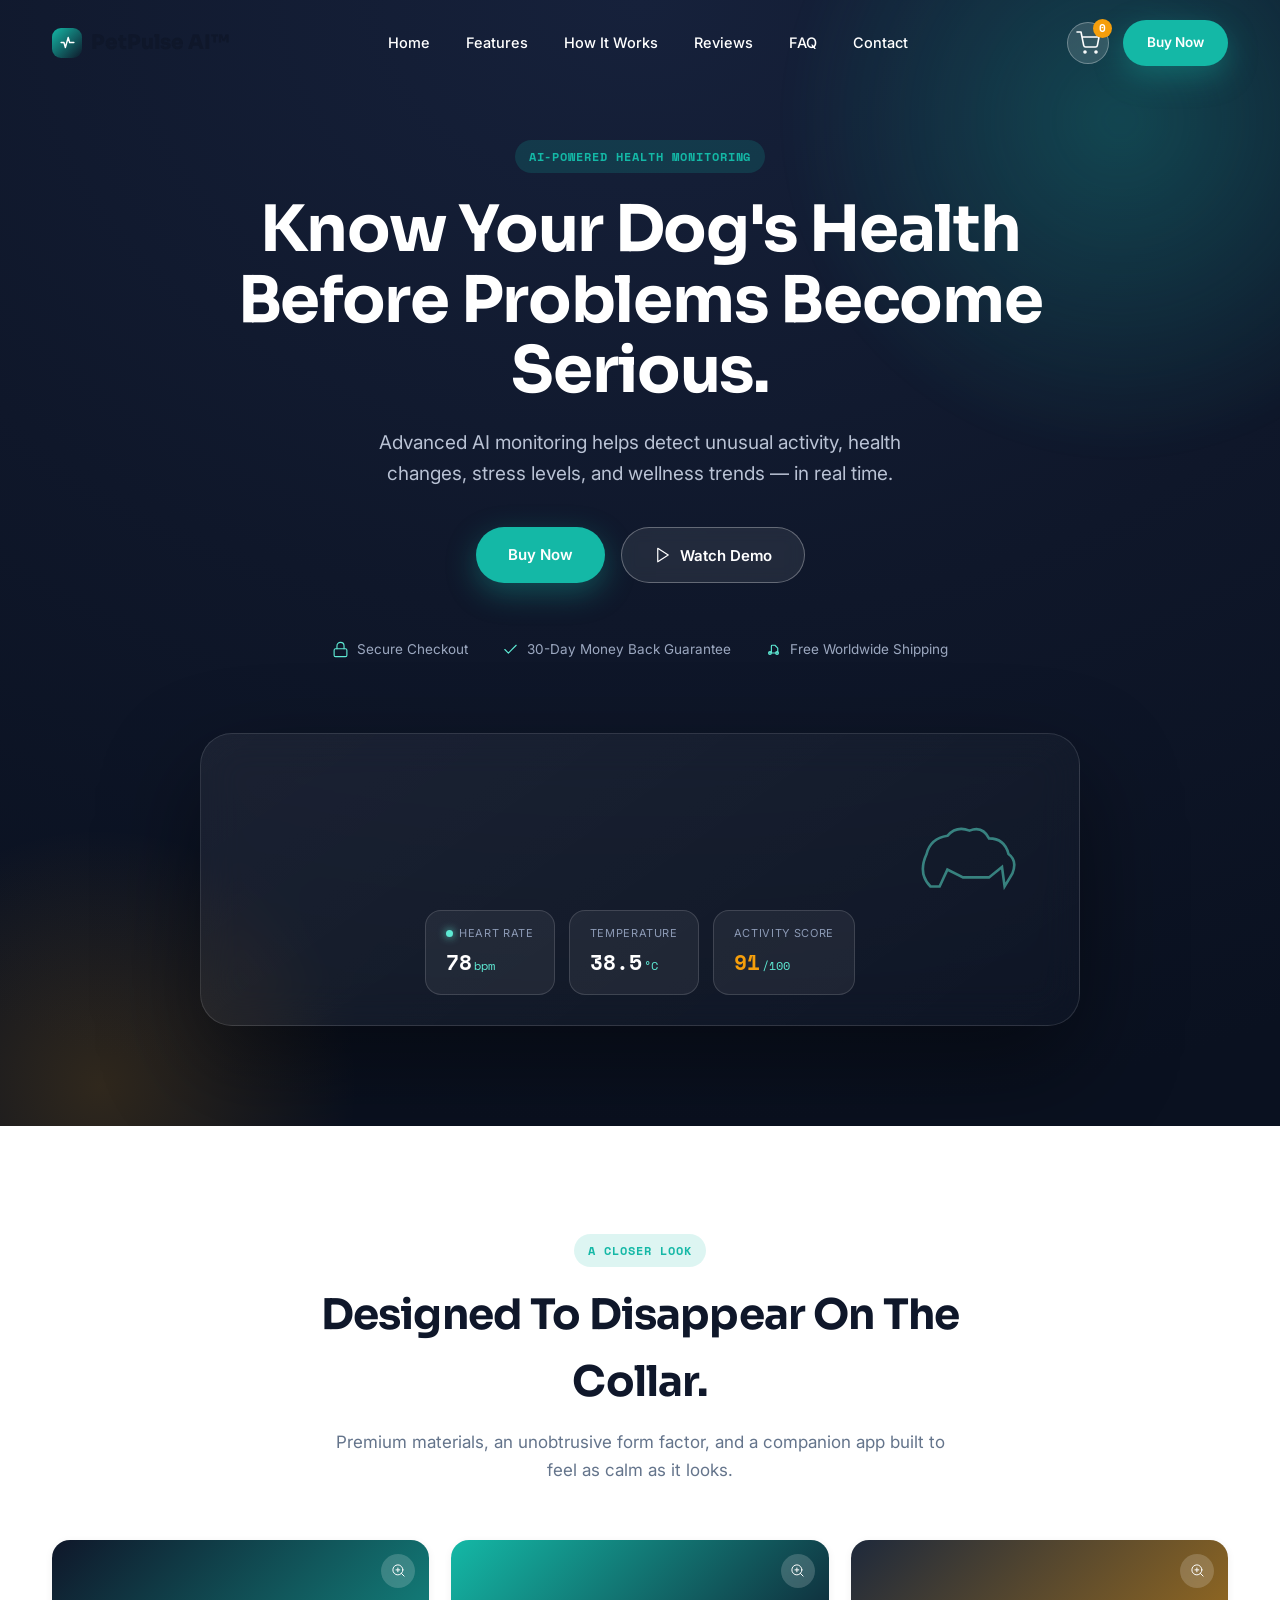
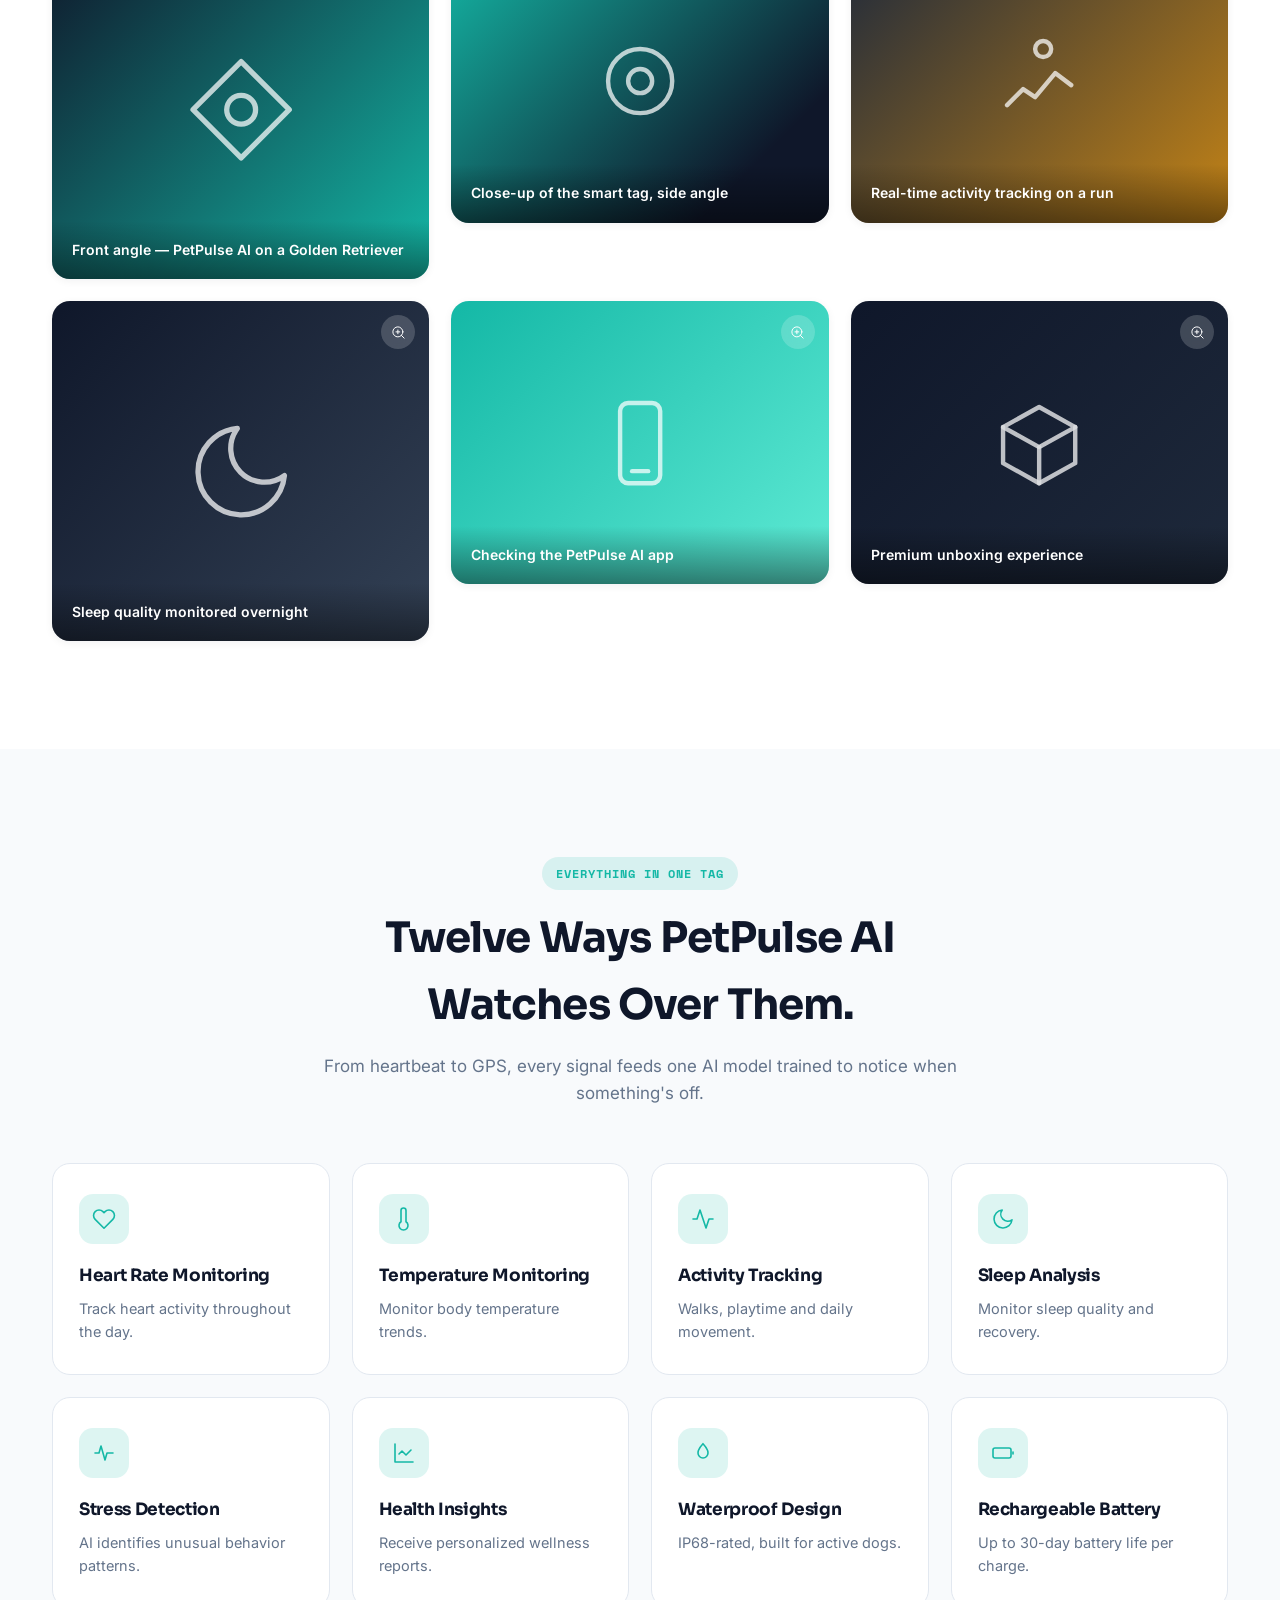
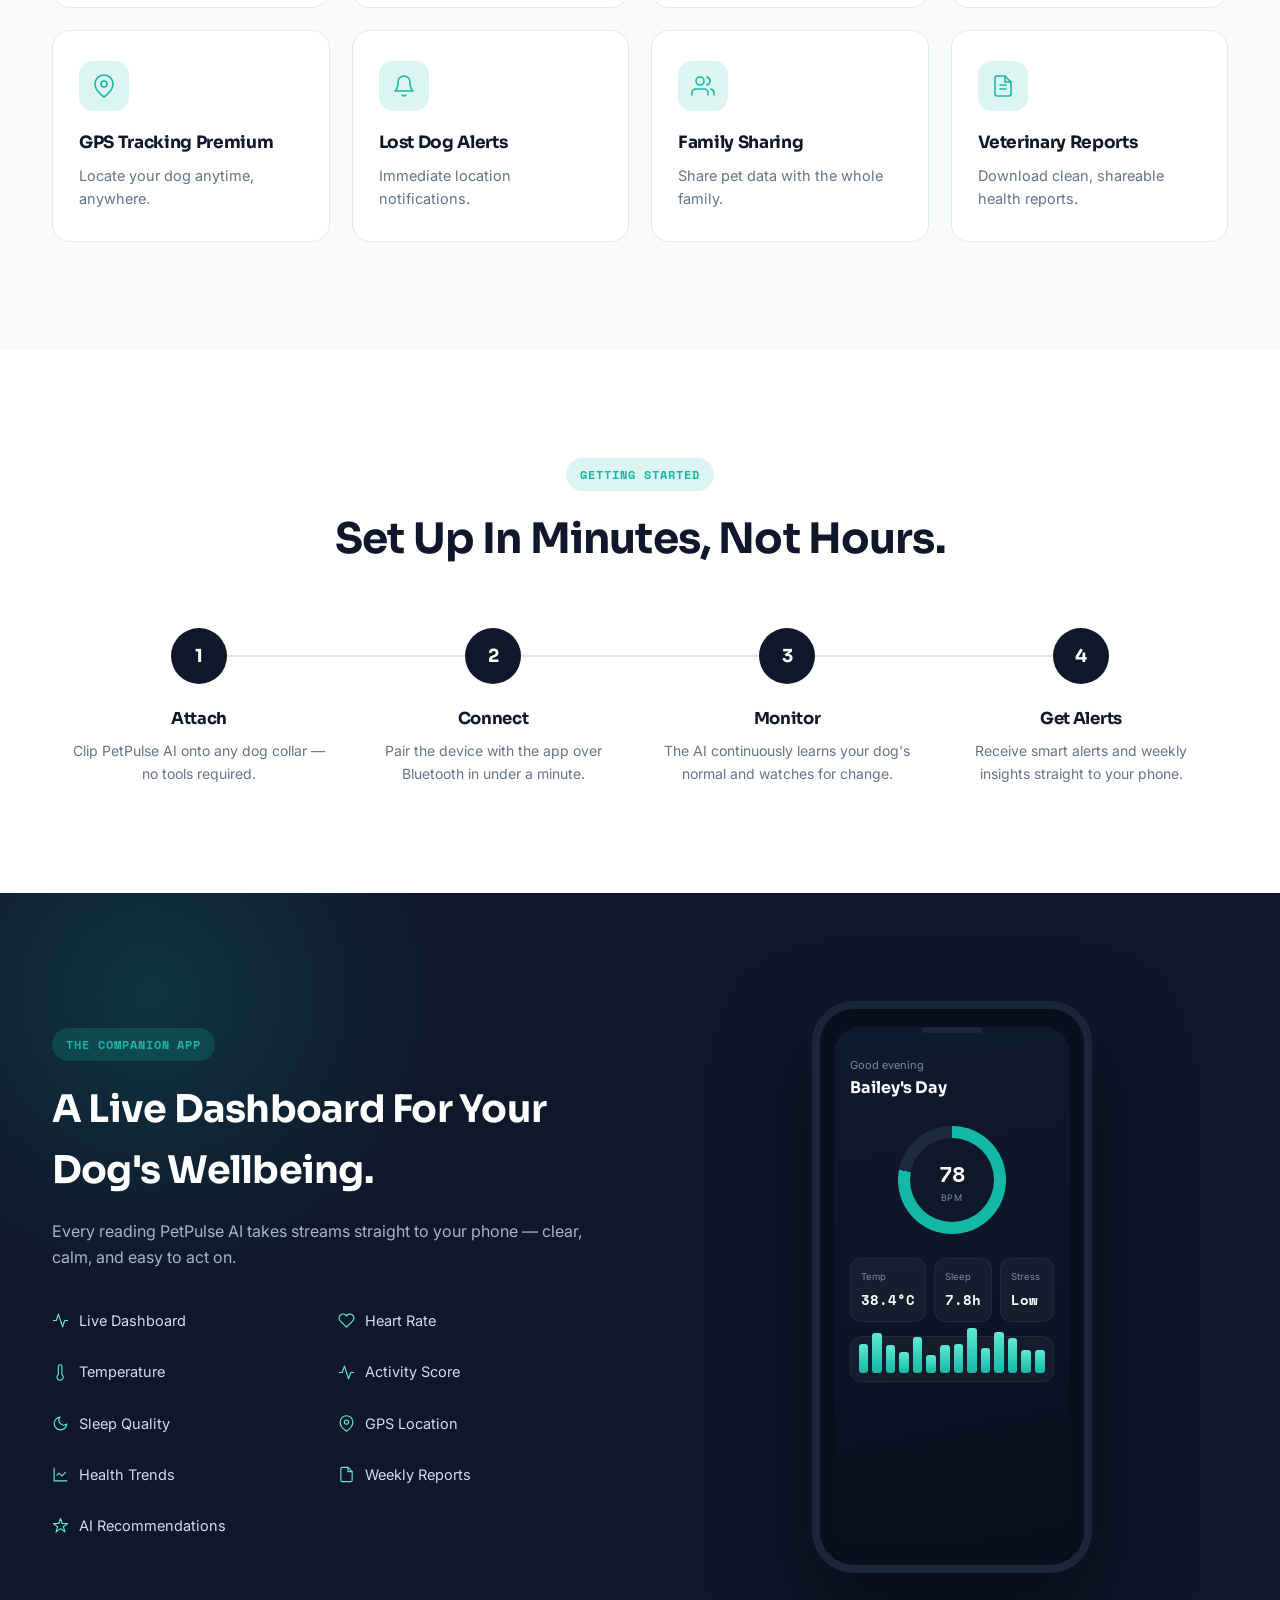
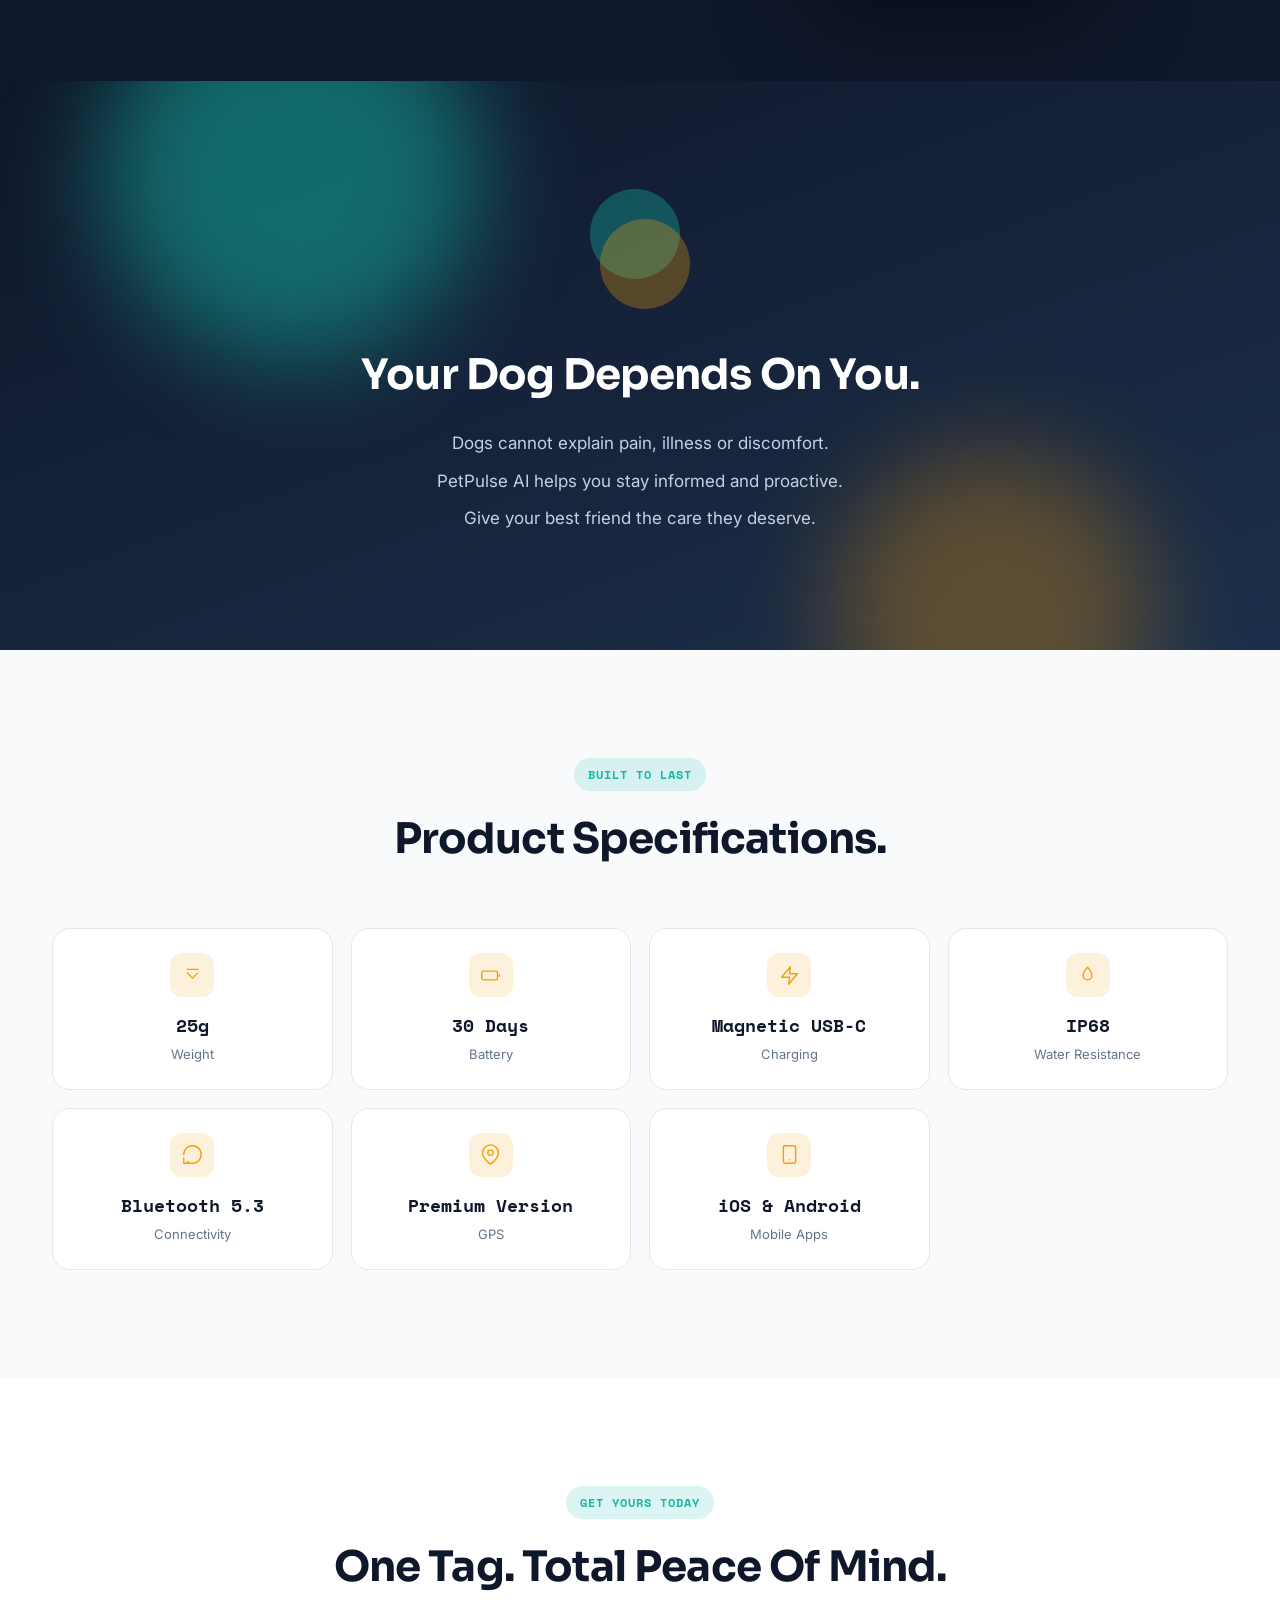
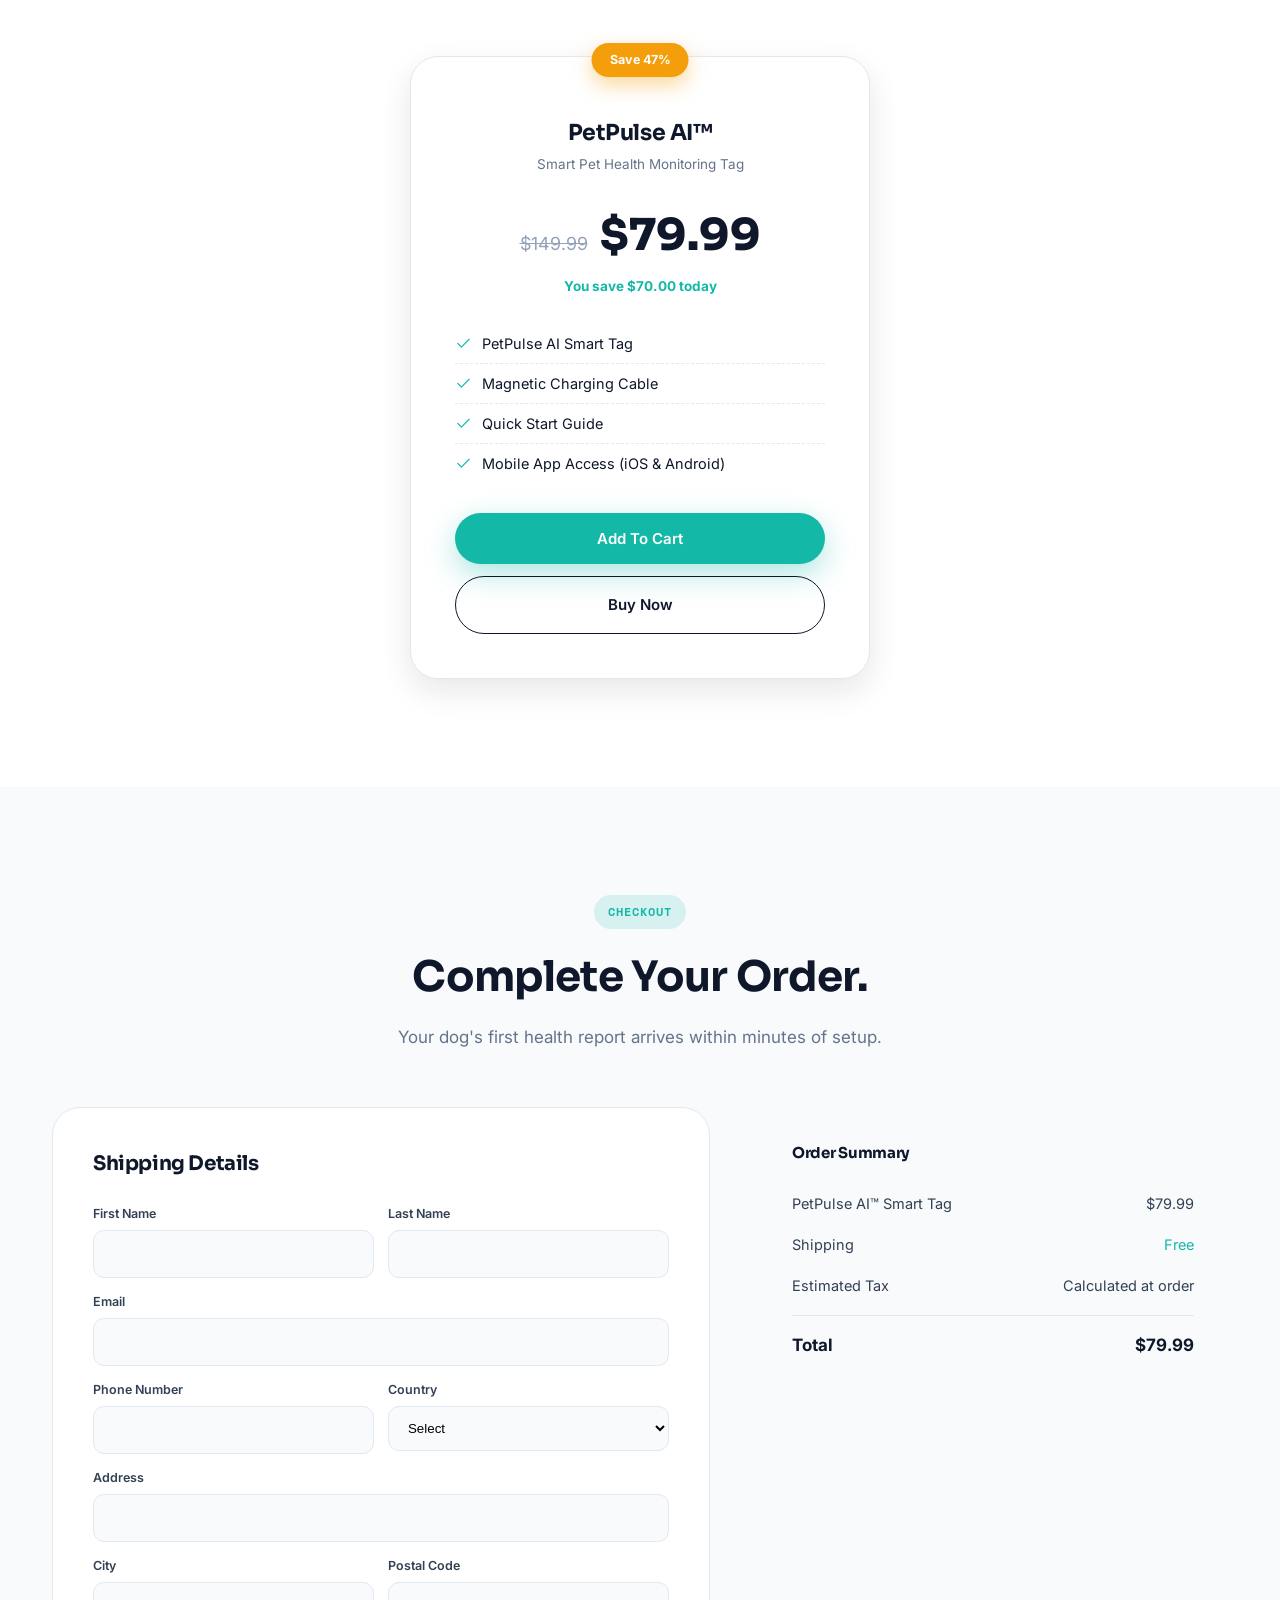
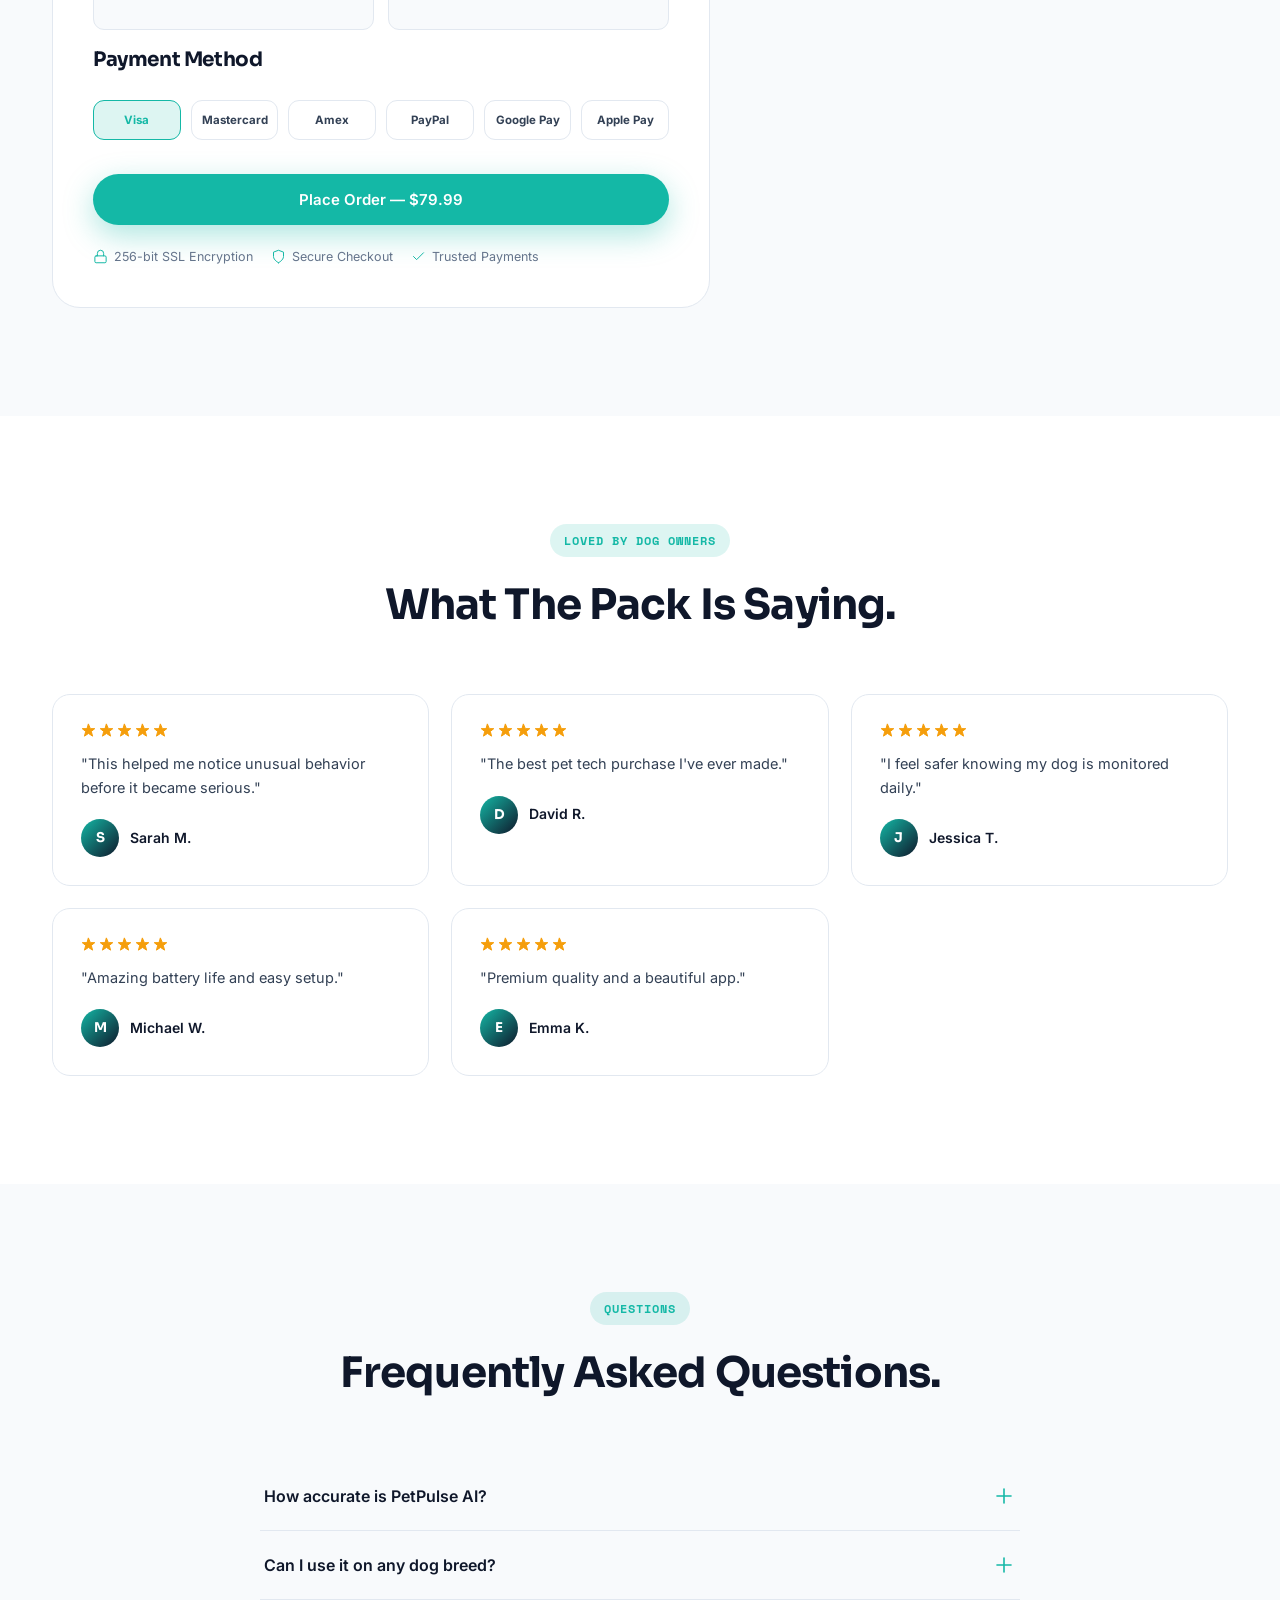
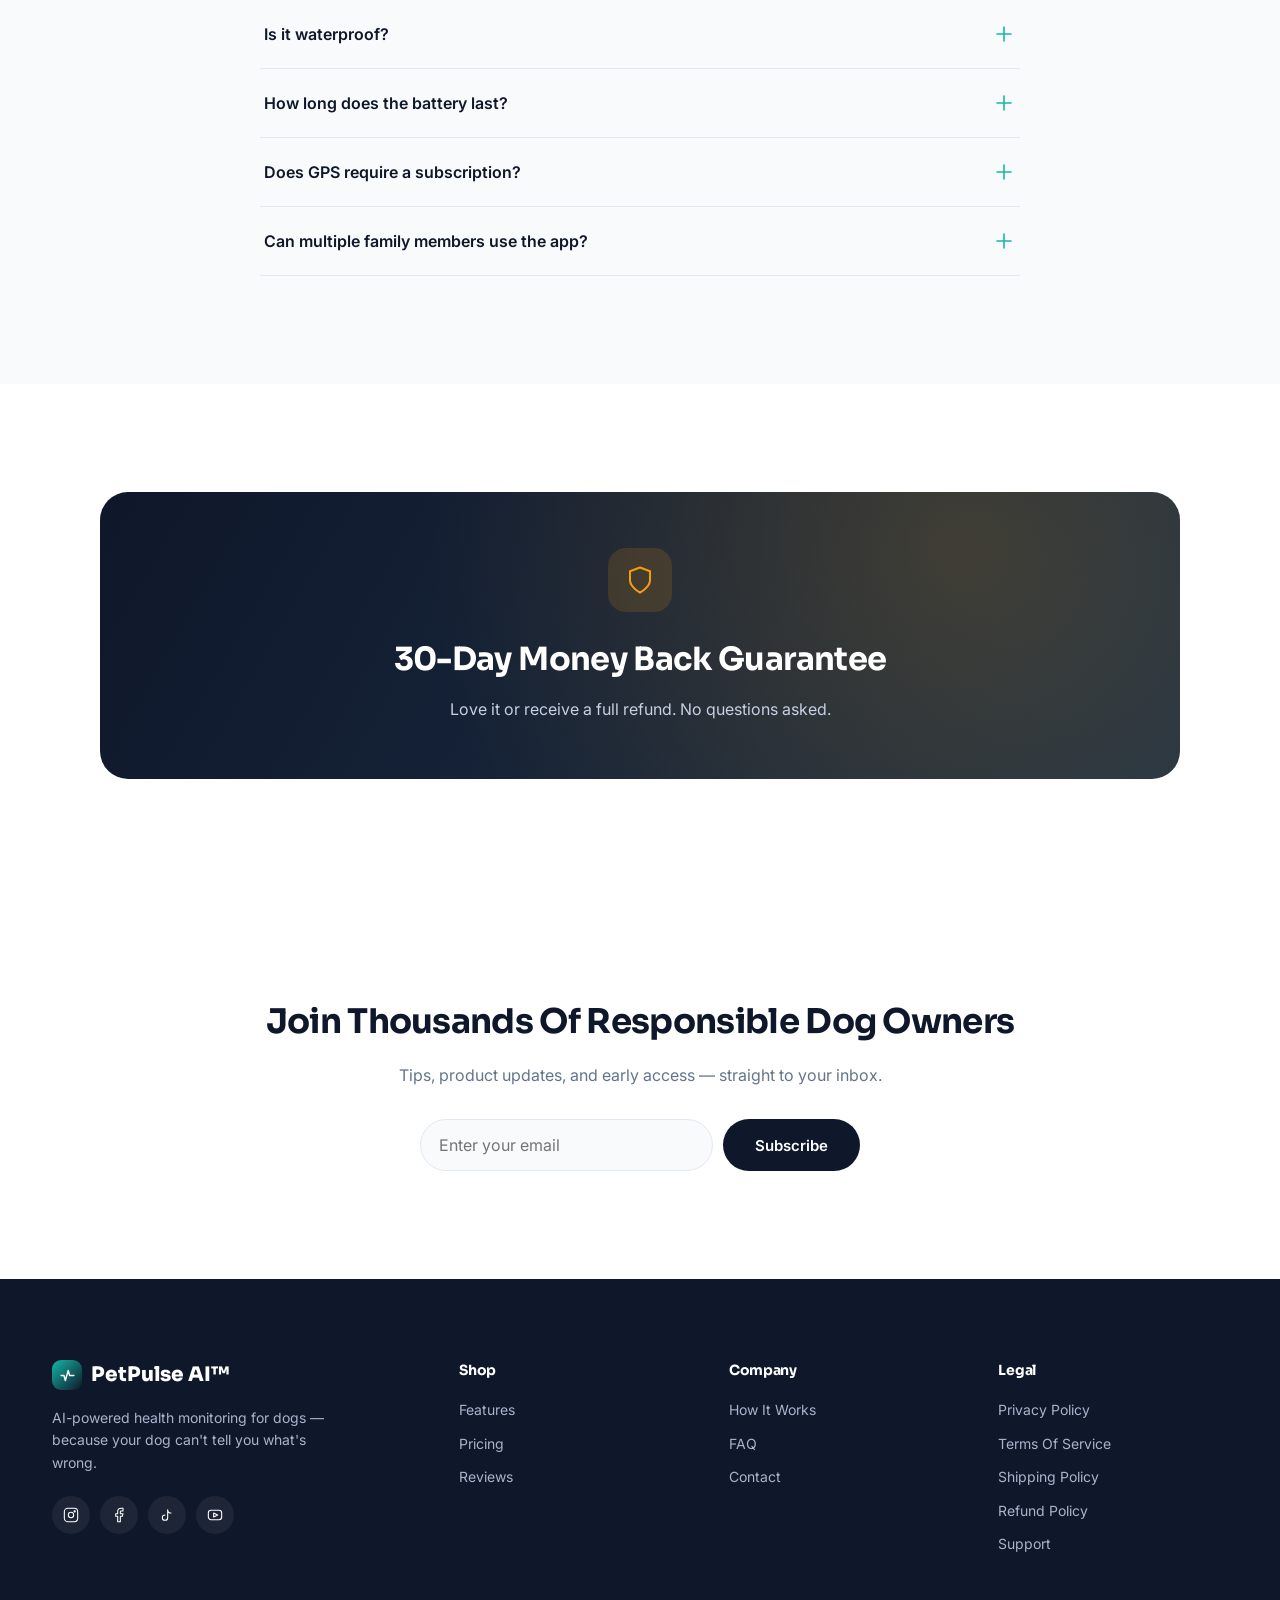
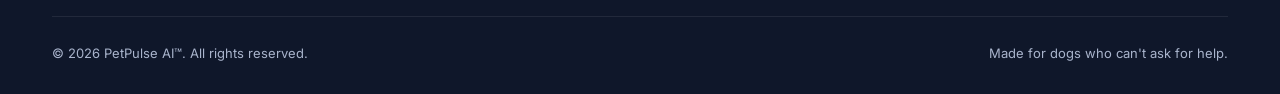
<file: petpulse-ai.html>
<!DOCTYPE html>
<html lang="en">
<head>
<meta charset="UTF-8">
<meta name="viewport" content="width=device-width, initial-scale=1.0">
<title>PetPulse AI™ — Smart Pet Health Monitoring</title>
<meta name="description" content="PetPulse AI — AI-powered health monitoring tag for dogs. Heart rate, temperature, activity, sleep and GPS in one premium device.">
<link rel="preconnect" href="https://fonts.googleapis.com">
<link rel="preconnect" href="https://fonts.gstatic.com" crossorigin>
<link href="https://fonts.googleapis.com/css2?family=Sora:wght@400;500;600;700;800&family=Inter:wght@400;500;600;700&family=Space+Mono:wght@400;700&display=swap" rel="stylesheet">
<style>
/* ============ RESET & TOKENS ============ */
*,*::before,*::after{box-sizing:border-box;margin:0;padding:0;}
:root{
  --navy:#0F172A;
  --navy-800:#16213B;
  --navy-700:#1E293B;
  --navy-600:#334155;
  --teal:#14B8A6;
  --teal-light:#5EEAD4;
  --teal-dim:rgba(20,184,166,.14);
  --gold:#F59E0B;
  --gold-dim:rgba(245,158,11,.14);
  --white:#FFFFFF;
  --gray-light:#F8FAFC;
  --gray-border:#E2E8F0;
  --text-muted:#64748B;
  --text-soft:#94A3B8;
  --font-display:'Sora',sans-serif;
  --font-body:'Inter',sans-serif;
  --font-mono:'Space Mono',monospace;
  --radius-sm:10px;
  --radius-md:18px;
  --radius-lg:28px;
  --shadow-sm:0 2px 8px rgba(15,23,42,.06);
  --shadow-md:0 12px 32px rgba(15,23,42,.10);
  --shadow-lg:0 24px 64px rgba(15,23,42,.16);
  --ease:cubic-bezier(.22,1,.36,1);
}
html{scroll-behavior:smooth;}
@media (prefers-reduced-motion: reduce){
  html{scroll-behavior:auto;}
  *,*::before,*::after{animation-duration:.001ms !important;animation-iteration-count:1 !important;transition-duration:.001ms !important;scroll-behavior:auto !important;}
}
body{
  font-family:var(--font-body);
  color:var(--navy);
  background:var(--white);
  line-height:1.6;
  -webkit-font-smoothing:antialiased;
  overflow-x:hidden;
}
img,svg{display:block;max-width:100%;}
a{color:inherit;text-decoration:none;}
ul{list-style:none;}
button,input{font-family:inherit;font-size:inherit;color:inherit;}
button{cursor:pointer;border:none;background:none;}
:focus-visible{outline:2px solid var(--teal);outline-offset:3px;border-radius:4px;}
.container{max-width:1240px;margin:0 auto;padding:0 32px;}
h1,h2,h3,h4{font-family:var(--font-display);letter-spacing:-0.02em;}
.eyebrow{
  display:inline-flex;align-items:center;gap:8px;
  font-family:var(--font-mono);font-size:12px;letter-spacing:.08em;text-transform:uppercase;
  color:var(--teal);background:var(--teal-dim);
  padding:7px 14px;border-radius:999px;font-weight:700;
}
.section-head{max-width:640px;margin:0 auto 56px;text-align:center;}
.section-head h2{font-size:clamp(28px,4vw,42px);font-weight:700;color:var(--navy);margin:14px 0 14px;}
.section-head p{color:var(--text-muted);font-size:17px;}
.section{padding:108px 0;}
.section--gray{background:var(--gray-light);}
.btn{
  display:inline-flex;align-items:center;justify-content:center;gap:8px;
  padding:16px 32px;border-radius:999px;font-weight:600;font-size:15px;
  transition:transform .35s var(--ease),box-shadow .35s var(--ease),background .25s var(--ease);
  white-space:nowrap;
}
.btn-primary{background:var(--teal);color:var(--white);box-shadow:0 10px 30px rgba(20,184,166,.35);}
.btn-primary:hover{transform:translateY(-2px);box-shadow:0 16px 40px rgba(20,184,166,.45);}
.btn-dark{background:var(--navy);color:var(--white);}
.btn-dark:hover{transform:translateY(-2px);background:var(--navy-700);}
.btn-ghost{background:rgba(255,255,255,.08);color:var(--white);border:1px solid rgba(255,255,255,.3);backdrop-filter:blur(8px);}
.btn-ghost:hover{background:rgba(255,255,255,.16);transform:translateY(-2px);}
.btn-outline{background:transparent;color:var(--navy);border:1.5px solid var(--gray-border);}
.btn-outline:hover{border-color:var(--teal);color:var(--teal);}
.btn-block{width:100%;}
.btn-sm{padding:11px 20px;font-size:13px;}
.reveal{opacity:0;transform:translateY(28px);transition:opacity .8s var(--ease),transform .8s var(--ease);}
.reveal.in{opacity:1;transform:translateY(0);}
.icon{width:24px;height:24px;stroke:currentColor;fill:none;stroke-width:1.6;stroke-linecap:round;stroke-linejoin:round;}

/* ============ NAV ============ */
.nav{
  position:fixed;top:0;left:0;right:0;z-index:1000;
  padding:20px 0;transition:all .4s var(--ease);
}
.nav-inner{
  max-width:1240px;margin:0 auto;padding:0 32px;
  display:flex;align-items:center;justify-content:space-between;
}
.nav.scrolled{
  padding:12px 0;background:rgba(255,255,255,.78);backdrop-filter:blur(16px) saturate(180%);
  box-shadow:0 1px 0 rgba(15,23,42,.06);
}
.logo{font-family:var(--font-display);font-weight:800;font-size:20px;display:flex;align-items:center;gap:9px;color:var(--navy);}
.logo-mark{width:30px;height:30px;border-radius:9px;background:linear-gradient(135deg,var(--teal),var(--navy));display:flex;align-items:center;justify-content:center;}
.logo-mark svg{width:17px;height:17px;stroke:#fff;}
.nav-links{display:flex;gap:36px;}
.nav-links a{font-size:14.5px;font-weight:500;color:var(--navy-600);transition:color .25s;position:relative;}
.nav.scrolled .nav-links a{color:var(--navy);}
.nav-links a:not(.scrolled-light){color:#fff;}
.nav:not(.scrolled) .nav-links a{color:#fff;}
.nav-links a:hover{color:var(--teal);}
.nav-actions{display:flex;align-items:center;gap:14px;}
.cart-btn{
  position:relative;width:42px;height:42px;border-radius:50%;display:flex;align-items:center;justify-content:center;
  background:rgba(255,255,255,.14);border:1px solid rgba(255,255,255,.3);transition:.25s;
}
.nav.scrolled .cart-btn{background:var(--gray-light);border-color:var(--gray-border);}
.cart-btn:hover{background:var(--teal);border-color:var(--teal);}
.cart-btn .icon{stroke:#fff;}
.nav.scrolled .cart-btn .icon{stroke:var(--navy);}
.cart-btn:hover .icon{stroke:#fff;}
.cart-count{
  position:absolute;top:-4px;right:-4px;width:19px;height:19px;border-radius:50%;background:var(--gold);
  color:#fff;font-size:10.5px;font-weight:700;display:flex;align-items:center;justify-content:center;
  font-family:var(--font-mono);
}
.nav .btn-primary{padding:12px 24px;font-size:13.5px;}
.hamburger{display:none;width:42px;height:42px;border-radius:50%;align-items:center;justify-content:center;background:rgba(255,255,255,.14);}
.nav.scrolled .hamburger{background:var(--gray-light);}
.hamburger .icon{stroke:#fff;}
.nav.scrolled .hamburger .icon{stroke:var(--navy);}
.mobile-menu{
  position:fixed;inset:0;background:var(--navy);z-index:1100;display:flex;flex-direction:column;
  padding:28px 32px;transform:translateX(100%);transition:transform .45s var(--ease);
}
.mobile-menu.open{transform:translateX(0);}
.mobile-menu-top{display:flex;justify-content:space-between;align-items:center;margin-bottom:48px;}
.mobile-menu .logo{color:#fff;}
.mobile-menu a{display:block;color:#fff;font-family:var(--font-display);font-size:26px;font-weight:600;padding:14px 0;border-bottom:1px solid rgba(255,255,255,.1);}
.mobile-menu .btn{margin-top:28px;}
.close-btn .icon{stroke:#fff;}

/* ============ HERO ============ */
.hero{
  position:relative;min-height:100vh;display:flex;align-items:center;
  background:radial-gradient(120% 100% at 50% 0%, #16213B 0%, var(--navy) 55%, #0A1120 100%);
  overflow:hidden;padding:140px 0 100px;
}
.hero::before{
  content:'';position:absolute;width:680px;height:680px;border-radius:50%;
  background:radial-gradient(circle, rgba(20,184,166,.28) 0%, transparent 70%);
  top:-220px;right:-180px;filter:blur(10px);
}
.hero::after{
  content:'';position:absolute;width:520px;height:520px;border-radius:50%;
  background:radial-gradient(circle, rgba(245,158,11,.16) 0%, transparent 70%);
  bottom:-220px;left:-160px;
}
.hero-inner{position:relative;z-index:2;max-width:1240px;margin:0 auto;padding:0 32px;text-align:center;}
.hero .eyebrow{background:rgba(20,184,166,.18);}
.hero h1{
  font-size:clamp(34px,5.4vw,64px);font-weight:700;color:#fff;margin:22px auto 22px;max-width:880px;line-height:1.1;
}
.hero p.lead{color:#B9C2D4;font-size:clamp(16px,2vw,19px);max-width:560px;margin:0 auto 38px;}
.hero-ctas{display:flex;gap:16px;justify-content:center;flex-wrap:wrap;margin-bottom:56px;}
.trust-row{display:flex;gap:34px;justify-content:center;flex-wrap:wrap;color:#9CA8C0;font-size:13.5px;margin-bottom:72px;}
.trust-row span{display:flex;align-items:center;gap:8px;}
.trust-row .icon{width:17px;height:17px;stroke:var(--teal-light);}

/* pulse device card */
.device-card{
  position:relative;max-width:880px;margin:0 auto;border-radius:32px;
  background:linear-gradient(145deg, rgba(255,255,255,.06), rgba(255,255,255,.015));
  border:1px solid rgba(255,255,255,.12);backdrop-filter:blur(20px);
  padding:46px 38px 30px;box-shadow:0 40px 100px rgba(0,0,0,.45);
}
.pulse-line-wrap{height:120px;position:relative;margin-bottom:8px;}
.pulse-svg{width:100%;height:100%;}
.pulse-path{
  fill:none;stroke:var(--teal-light);stroke-width:2.4;stroke-linecap:round;stroke-linejoin:round;
  filter:drop-shadow(0 0 8px rgba(94,234,212,.55));
  stroke-dasharray:1400;stroke-dashoffset:1400;
  animation:draw-pulse 3.2s linear infinite;
}
@keyframes draw-pulse{
  0%{stroke-dashoffset:1400;}
  70%{stroke-dashoffset:0;}
  100%{stroke-dashoffset:-30;}
}
.dog-silhouette{position:absolute;right:0;bottom:-6px;width:130px;opacity:.5;}
.dog-silhouette svg{stroke:var(--teal-light);}
.stat-chips{display:flex;gap:14px;flex-wrap:wrap;justify-content:center;margin-top:10px;}
.stat-chip{
  background:rgba(255,255,255,.06);border:1px solid rgba(255,255,255,.14);
  border-radius:16px;padding:14px 20px;min-width:124px;text-align:left;
  animation:float-chip 4.5s ease-in-out infinite;
}
.stat-chip:nth-child(2){animation-delay:.5s;}
.stat-chip:nth-child(3){animation-delay:1s;}
@keyframes float-chip{0%,100%{transform:translateY(0);}50%{transform:translateY(-7px);}}
.stat-chip .label{font-size:11px;color:#8C9AB5;text-transform:uppercase;letter-spacing:.06em;margin-bottom:4px;}
.stat-chip .value{font-family:var(--font-mono);font-size:21px;color:#fff;font-weight:700;}
.stat-chip .value span{font-size:12px;color:var(--teal-light);font-weight:400;margin-left:2px;}
.stat-chip.gold .value{color:var(--gold);}
.stat-dot{display:inline-block;width:7px;height:7px;border-radius:50%;background:var(--teal-light);margin-right:6px;box-shadow:0 0 8px var(--teal-light);animation:dot-pulse 1.6s ease-in-out infinite;}
@keyframes dot-pulse{0%,100%{opacity:1;}50%{opacity:.3;}}

/* ============ ABSTRACT ART TILES (used in gallery) ============ */
.art-tile{
  position:relative;border-radius:var(--radius-md);overflow:hidden;aspect-ratio:4/3;
  display:flex;align-items:flex-end;cursor:pointer;
  box-shadow:var(--shadow-sm);transition:transform .45s var(--ease),box-shadow .45s var(--ease);
}
.art-tile:hover{transform:translateY(-6px);box-shadow:var(--shadow-lg);}
.art-tile .art-bg{position:absolute;inset:0;}
.art-tile .art-icon{position:absolute;inset:0;display:flex;align-items:center;justify-content:center;opacity:.85;}
.art-tile .art-icon svg{width:34%;height:34%;stroke:rgba(255,255,255,.85);stroke-width:1.1;}
.art-tile .art-caption{position:relative;z-index:2;padding:18px 20px;color:#fff;font-size:14px;font-weight:600;background:linear-gradient(0deg, rgba(0,0,0,.45), transparent);width:100%;}
.art-tile .zoom-hint{position:absolute;top:14px;right:14px;width:34px;height:34px;border-radius:50%;background:rgba(255,255,255,.18);backdrop-filter:blur(6px);display:flex;align-items:center;justify-content:center;z-index:2;}
.art-tile .zoom-hint .icon{width:15px;height:15px;stroke:#fff;}
.grad-1{background:linear-gradient(135deg,#0F172A,#14B8A6);}
.grad-2{background:linear-gradient(135deg,#14B8A6,#0F172A 80%);}
.grad-3{background:linear-gradient(135deg,#1E293B,#F59E0B 130%);}
.grad-4{background:linear-gradient(135deg,#0F172A,#334155);}
.grad-5{background:linear-gradient(135deg,#14B8A6,#5EEAD4);}
.grad-6{background:linear-gradient(135deg,#0F172A,#1E293B);}

/* ============ GALLERY ============ */
.gallery-grid{display:grid;grid-template-columns:repeat(3,1fr);gap:22px;}
.gallery-grid .art-tile:nth-child(1),.gallery-grid .art-tile:nth-child(4){aspect-ratio:4/3.6;}

/* lightbox */
.lightbox{position:fixed;inset:0;background:rgba(8,12,24,.92);backdrop-filter:blur(6px);z-index:1300;display:flex;align-items:center;justify-content:center;opacity:0;pointer-events:none;transition:opacity .35s;padding:40px;}
.lightbox.open{opacity:1;pointer-events:auto;}
.lightbox-inner{position:relative;max-width:760px;width:100%;}
.lightbox-art{width:100%;aspect-ratio:4/3;border-radius:24px;position:relative;overflow:hidden;}
.lightbox-caption{color:#fff;text-align:center;margin-top:20px;font-size:15px;color:#cbd5e1;}
.lightbox-close,.lightbox-prev,.lightbox-next{position:absolute;width:46px;height:46px;border-radius:50%;background:rgba(255,255,255,.1);border:1px solid rgba(255,255,255,.2);display:flex;align-items:center;justify-content:center;transition:.25s;}
.lightbox-close{top:-64px;right:0;}
.lightbox-prev{left:-66px;top:50%;transform:translateY(-50%);}
.lightbox-next{right:-66px;top:50%;transform:translateY(-50%);}
.lightbox-close:hover,.lightbox-prev:hover,.lightbox-next:hover{background:var(--teal);}
.lightbox-close .icon,.lightbox-prev .icon,.lightbox-next .icon{stroke:#fff;}

/* ============ FEATURES ============ */
.features-grid{display:grid;grid-template-columns:repeat(4,1fr);gap:22px;}
.feature-card{
  background:#fff;border:1px solid var(--gray-border);border-radius:var(--radius-md);
  padding:30px 26px;transition:transform .4s var(--ease),box-shadow .4s var(--ease),border-color .4s;
}
.feature-card:hover{transform:translateY(-5px);box-shadow:var(--shadow-md);border-color:transparent;}
.feature-icon{
  width:50px;height:50px;border-radius:14px;background:var(--teal-dim);
  display:flex;align-items:center;justify-content:center;margin-bottom:18px;
}
.feature-icon .icon{stroke:var(--teal);}
.feature-card h3{font-size:17px;font-weight:700;margin-bottom:8px;}
.feature-card p{font-size:14.5px;color:var(--text-muted);}

/* ============ HOW IT WORKS ============ */
.steps{display:grid;grid-template-columns:repeat(4,1fr);gap:0;position:relative;}
.steps::before{content:'';position:absolute;top:27px;left:12.5%;right:12.5%;height:2px;background:var(--gray-border);z-index:0;}
.step{position:relative;z-index:1;text-align:center;padding:0 18px;}
.step-num{
  width:56px;height:56px;border-radius:50%;background:var(--navy);color:#fff;
  display:flex;align-items:center;justify-content:center;margin:0 auto 22px;
  font-family:var(--font-display);font-weight:700;font-size:18px;
}
.step h3{font-size:16.5px;font-weight:700;margin-bottom:8px;}
.step p{font-size:14px;color:var(--text-muted);}

/* ============ APP SECTION ============ */
.app-section{background:var(--navy);color:#fff;position:relative;overflow:hidden;}
.app-section::before{content:'';position:absolute;width:600px;height:600px;border-radius:50%;background:radial-gradient(circle,rgba(20,184,166,.18),transparent 70%);top:-200px;left:-150px;}
.app-grid{display:grid;grid-template-columns:1fr 1fr;gap:70px;align-items:center;position:relative;z-index:1;}
.app-grid .eyebrow{background:rgba(20,184,166,.2);}
.app-grid h2{font-size:clamp(28px,3.6vw,38px);margin:18px 0 18px;}
.app-grid > div:first-child > p{color:#A9B4CC;font-size:16px;margin-bottom:30px;}
.app-features{display:grid;grid-template-columns:1fr 1fr;gap:10px 18px;}
.app-features li{display:flex;align-items:center;gap:10px;font-size:14.5px;color:#D6DCEA;padding:9px 0;}
.app-features .icon{width:17px;height:17px;stroke:var(--teal-light);flex-shrink:0;}

/* phone mockup */
.phone-wrap{display:flex;justify-content:center;}
.phone{
  width:280px;height:572px;border-radius:42px;background:#0A0F1E;border:8px solid #1B2538;
  box-shadow:0 40px 90px rgba(0,0,0,.5);padding:18px 14px;position:relative;
}
.phone::before{content:'';position:absolute;top:18px;left:50%;transform:translateX(-50%);width:60px;height:6px;border-radius:6px;background:#1B2538;}
.phone-screen{background:linear-gradient(170deg,#101A2E,#0A0F1E);border-radius:26px;height:100%;padding:30px 16px 16px;display:flex;flex-direction:column;gap:14px;}
.phone-greeting{font-size:11px;color:#7C8AA8;}
.phone-name{font-family:var(--font-display);font-weight:700;font-size:16px;margin-bottom:6px;}
.phone-ring-row{display:flex;justify-content:center;margin:6px 0 10px;}
.phone-ring{width:108px;height:108px;border-radius:50%;display:flex;align-items:center;justify-content:center;background:conic-gradient(var(--teal) 0deg, var(--teal) calc(var(--p,75)*3.6deg), #1E293B calc(var(--p,75)*3.6deg));}
.phone-ring-inner{width:84px;height:84px;border-radius:50%;background:#0F1828;display:flex;flex-direction:column;align-items:center;justify-content:center;}
.phone-ring-inner .num{font-family:var(--font-mono);font-size:22px;font-weight:700;color:#fff;}
.phone-ring-inner .lbl{font-size:9px;color:#7C8AA8;text-transform:uppercase;letter-spacing:.05em;}
.phone-stat-row{display:flex;gap:8px;}
.phone-stat{flex:1;background:rgba(255,255,255,.04);border:1px solid rgba(255,255,255,.06);border-radius:12px;padding:10px;}
.phone-stat .lbl{font-size:9.5px;color:#7C8AA8;margin-bottom:4px;}
.phone-stat .num{font-family:var(--font-mono);font-size:14px;font-weight:700;color:#fff;}
.phone-bars{display:flex;align-items:flex-end;gap:4px;height:46px;background:rgba(255,255,255,.04);border-radius:12px;padding:8px;border:1px solid rgba(255,255,255,.06);}
.phone-bars span{flex:1;background:linear-gradient(0deg,var(--teal),var(--teal-light));border-radius:3px;}

/* ============ EMOTIONAL ============ */
.emotional{
  position:relative;background:linear-gradient(160deg,var(--navy) 0%, #1c2f4a 100%);color:#fff;
  text-align:center;overflow:hidden;
}
.emo-blobs{position:absolute;inset:0;z-index:0;}
.blob{position:absolute;border-radius:50%;filter:blur(50px);opacity:.5;}
.blob1{width:380px;height:380px;background:var(--teal);top:-100px;left:8%;}
.blob2{width:320px;height:320px;background:var(--gold);bottom:-120px;right:10%;opacity:.3;}
.emotional .inner{position:relative;z-index:1;max-width:680px;margin:0 auto;}
.emotional h2{font-size:clamp(28px,4vw,42px);margin-bottom:22px;}
.emotional p{color:#C7D0E2;font-size:17px;margin-bottom:10px;}
.embrace{width:120px;height:120px;margin:0 auto 32px;position:relative;}
.embrace .c1,.embrace .c2{position:absolute;border-radius:50%;}
.embrace .c1{width:90px;height:90px;background:rgba(20,184,166,.35);top:0;left:10px;}
.embrace .c2{width:90px;height:90px;background:rgba(245,158,11,.3);bottom:0;right:10px;}

/* ============ SPECS ============ */
.specs-grid{display:grid;grid-template-columns:repeat(4,1fr);gap:18px;}
.spec-card{background:#fff;border:1px solid var(--gray-border);border-radius:var(--radius-md);padding:24px;text-align:center;}
.spec-card .icon-wrap{width:44px;height:44px;border-radius:12px;background:var(--gold-dim);display:flex;align-items:center;justify-content:center;margin:0 auto 14px;}
.spec-card .icon-wrap .icon{stroke:var(--gold);width:21px;height:21px;}
.spec-card .val{font-family:var(--font-mono);font-weight:700;font-size:18px;margin-bottom:4px;}
.spec-card .lbl{font-size:13px;color:var(--text-muted);}

/* ============ PRICING ============ */
.pricing-wrap{display:flex;justify-content:center;}
.price-card{
  max-width:460px;width:100%;background:#fff;border:1.5px solid var(--gray-border);border-radius:var(--radius-lg);
  padding:44px;position:relative;box-shadow:var(--shadow-md);
}
.price-card .ribbon{
  position:absolute;top:-14px;left:50%;transform:translateX(-50%);
  background:var(--gold);color:#fff;font-size:12.5px;font-weight:700;padding:7px 18px;border-radius:999px;
  box-shadow:0 8px 20px rgba(245,158,11,.4);
}
.price-card h3{font-family:var(--font-display);font-size:22px;text-align:center;margin:14px 0 4px;}
.price-card .sub{text-align:center;color:var(--text-muted);font-size:13.5px;margin-bottom:24px;}
.price-row{display:flex;align-items:baseline;justify-content:center;gap:12px;margin-bottom:6px;}
.price-old{color:var(--text-soft);text-decoration:line-through;font-size:18px;}
.price-new{font-family:var(--font-display);font-size:44px;font-weight:800;color:var(--navy);}
.price-save{display:block;text-align:center;color:var(--teal);font-weight:700;font-size:13.5px;margin-bottom:26px;}
.included{margin-bottom:30px;}
.included li{display:flex;align-items:center;gap:10px;padding:8px 0;font-size:14.5px;border-bottom:1px dashed var(--gray-border);}
.included li:last-child{border-bottom:none;}
.included .icon{width:17px;height:17px;stroke:var(--teal);flex-shrink:0;}
.price-actions{display:flex;flex-direction:column;gap:12px;}
.price-actions .btn-outline{border-color:var(--navy);}

/* ============ CHECKOUT ============ */
.checkout-grid{display:grid;grid-template-columns:1.4fr 1fr;gap:48px;align-items:flex-start;}
.checkout-card{background:#fff;border:1px solid var(--gray-border);border-radius:var(--radius-lg);padding:40px;}
.checkout-card h3{font-size:20px;margin-bottom:24px;}
.form-row{display:grid;grid-template-columns:1fr 1fr;gap:14px;margin-bottom:14px;}
.field{display:flex;flex-direction:column;gap:6px;}
.field.full{grid-column:1/-1;}
.field label{font-size:12.5px;font-weight:600;color:var(--navy-600);}
.field input,.field select{
  padding:13px 15px;border:1.5px solid var(--gray-border);border-radius:11px;background:var(--gray-light);
  transition:border-color .25s,background .25s;
}
.field input:focus,.field select:focus{outline:none;border-color:var(--teal);background:#fff;}
.field.error input{border-color:#EF4444;}
.field .err-msg{font-size:11.5px;color:#EF4444;display:none;}
.field.error .err-msg{display:block;}
.pay-methods{display:flex;gap:10px;flex-wrap:wrap;margin:18px 0 26px;}
.pay-method{
  flex:1;min-width:78px;border:1.5px solid var(--gray-border);border-radius:11px;padding:12px 8px;text-align:center;
  font-size:11.5px;font-weight:700;color:var(--navy-600);transition:.25s;
}
.pay-method.active{border-color:var(--teal);background:var(--teal-dim);color:var(--teal);}
.security-row{display:flex;gap:18px;flex-wrap:wrap;margin-top:22px;color:var(--text-muted);font-size:12.5px;}
.security-row span{display:flex;align-items:center;gap:6px;}
.security-row .icon{width:15px;height:15px;stroke:var(--teal);}
.order-summary{background:var(--gray-light);border-radius:var(--radius-lg);padding:34px;position:sticky;top:110px;}
.order-summary h4{font-size:15px;margin-bottom:18px;}
.order-line{display:flex;justify-content:space-between;font-size:14.5px;padding:9px 0;color:var(--navy-600);}
.order-line.total{border-top:1.5px solid var(--gray-border);margin-top:8px;padding-top:16px;font-weight:700;font-size:17px;color:var(--navy);}
.checkout-success{display:none;text-align:center;padding:40px 10px;}
.checkout-success.show{display:block;}
.checkout-success .check-circle{width:72px;height:72px;border-radius:50%;background:var(--teal-dim);display:flex;align-items:center;justify-content:center;margin:0 auto 22px;}
.checkout-success .check-circle .icon{stroke:var(--teal);width:34px;height:34px;}
.checkout-success h3{margin-bottom:10px;}
.checkout-success p{color:var(--text-muted);margin-bottom:6px;}
.checkout-form.hidden{display:none;}

/* ============ REVIEWS ============ */
.reviews-grid{display:grid;grid-template-columns:repeat(3,1fr);gap:22px;}
.review-card{background:#fff;border:1px solid var(--gray-border);border-radius:var(--radius-md);padding:28px;}
.review-card .stars{display:flex;gap:3px;margin-bottom:14px;color:var(--gold);}
.review-card .stars .icon{width:15px;height:15px;fill:var(--gold);stroke:var(--gold);}
.review-card p.quote{font-size:14.5px;color:var(--navy-600);margin-bottom:20px;}
.review-author{display:flex;align-items:center;gap:11px;}
.avatar{width:38px;height:38px;border-radius:50%;background:linear-gradient(135deg,var(--teal),var(--navy));color:#fff;display:flex;align-items:center;justify-content:center;font-weight:700;font-size:13.5px;font-family:var(--font-display);}
.review-author .name{font-weight:600;font-size:14px;}
.review-card.span2{grid-column:span 1;}

/* ============ FAQ ============ */
.faq-list{max-width:760px;margin:0 auto;}
.faq-item{border-bottom:1px solid var(--gray-border);}
.faq-q{width:100%;display:flex;justify-content:space-between;align-items:center;padding:22px 4px;text-align:left;font-weight:600;font-size:16px;}
.faq-q .icon{transition:transform .35s var(--ease);stroke:var(--teal);flex-shrink:0;margin-left:14px;}
.faq-item.open .faq-q .icon{transform:rotate(135deg);}
.faq-a{max-height:0;overflow:hidden;transition:max-height .4s var(--ease);}
.faq-a p{padding:0 4px 22px;color:var(--text-muted);font-size:14.5px;max-width:640px;}

/* ============ GUARANTEE ============ */
.guarantee{
  background:linear-gradient(120deg,var(--navy),#1c3047);color:#fff;text-align:center;
  border-radius:var(--radius-lg);max-width:1080px;margin:0 auto;padding:56px 40px;position:relative;overflow:hidden;
}
.guarantee::before{content:'';position:absolute;inset:0;background:radial-gradient(circle at 80% 20%, rgba(245,158,11,.18), transparent 60%);}
.guarantee .inner{position:relative;z-index:1;}
.guarantee .shield{width:64px;height:64px;border-radius:18px;background:var(--gold-dim);display:flex;align-items:center;justify-content:center;margin:0 auto 22px;}
.guarantee .shield .icon{stroke:var(--gold);width:30px;height:30px;}
.guarantee h2{font-size:clamp(24px,3vw,32px);margin-bottom:12px;}
.guarantee p{color:#C7D0E2;}

/* ============ NEWSLETTER ============ */
.newsletter{text-align:center;}
.newsletter h2{font-size:clamp(24px,3.4vw,34px);margin-bottom:14px;}
.newsletter p{color:var(--text-muted);margin-bottom:30px;}
.newsletter-form{display:flex;max-width:440px;margin:0 auto;gap:10px;}
.newsletter-form input{flex:1;padding:15px 18px;border:1.5px solid var(--gray-border);border-radius:999px;background:var(--gray-light);}
.newsletter-form input:focus{outline:none;border-color:var(--teal);background:#fff;}
.newsletter-msg{margin-top:16px;font-size:14px;color:var(--teal);font-weight:600;display:none;}
.newsletter-msg.show{display:block;}

/* ============ FOOTER ============ */
footer{background:var(--navy);color:#A9B4CC;padding:80px 0 30px;}
.footer-grid{display:grid;grid-template-columns:1.6fr 1fr 1fr 1fr;gap:40px;padding-bottom:50px;border-bottom:1px solid rgba(255,255,255,.08);}
.footer-brand .logo{color:#fff;margin-bottom:16px;}
.footer-brand p{font-size:14px;max-width:280px;margin-bottom:22px;}
.social-row{display:flex;gap:10px;}
.social-row a{width:38px;height:38px;border-radius:50%;background:rgba(255,255,255,.06);display:flex;align-items:center;justify-content:center;transition:.25s;}
.social-row a:hover{background:var(--teal);}
.social-row .icon{width:16px;height:16px;stroke:#fff;}
.footer-col h4{color:#fff;font-size:14px;margin-bottom:18px;}
.footer-col li{margin-bottom:11px;font-size:14px;}
.footer-col a:hover{color:#fff;}
.footer-bottom{display:flex;justify-content:space-between;align-items:center;padding-top:26px;font-size:13px;flex-wrap:wrap;gap:10px;}

/* back to top */
.to-top{position:fixed;bottom:28px;right:28px;width:48px;height:48px;border-radius:50%;background:var(--navy);box-shadow:var(--shadow-md);display:flex;align-items:center;justify-content:center;z-index:900;opacity:0;pointer-events:none;transition:.35s;}
.to-top.show{opacity:1;pointer-events:auto;}
.to-top .icon{stroke:#fff;}

/* toast */
.toast{position:fixed;bottom:28px;left:50%;transform:translateX(-50%) translateY(20px);background:var(--navy);color:#fff;padding:14px 26px;border-radius:999px;font-size:14px;font-weight:600;display:flex;align-items:center;gap:10px;box-shadow:var(--shadow-lg);z-index:1400;opacity:0;pointer-events:none;transition:.35s var(--ease);}
.toast.show{opacity:1;transform:translateX(-50%) translateY(0);}
.toast .icon{stroke:var(--teal-light);width:18px;height:18px;}

/* demo modal */
.modal-overlay{position:fixed;inset:0;background:rgba(8,12,24,.85);backdrop-filter:blur(6px);z-index:1300;display:flex;align-items:center;justify-content:center;opacity:0;pointer-events:none;transition:.35s;padding:20px;}
.modal-overlay.open{opacity:1;pointer-events:auto;}
.demo-modal{background:var(--navy);border-radius:28px;max-width:420px;width:100%;padding:40px;text-align:center;position:relative;}
.demo-modal .lightbox-close{position:absolute;top:16px;right:16px;}

/* ============ RESPONSIVE ============ */
@media (max-width:1024px){
  .features-grid{grid-template-columns:repeat(2,1fr);}
  .gallery-grid{grid-template-columns:repeat(2,1fr);}
  .app-grid{grid-template-columns:1fr;gap:50px;}
  .phone-wrap{order:-1;}
  .checkout-grid{grid-template-columns:1fr;}
  .order-summary{position:static;}
  .specs-grid{grid-template-columns:repeat(2,1fr);}
  .reviews-grid{grid-template-columns:repeat(2,1fr);}
  .footer-grid{grid-template-columns:1fr 1fr;gap:36px;}
}
@media (max-width:768px){
  .nav-links{display:none;}
  .nav .btn-primary{display:none;}
  .hamburger{display:flex;}
  .section{padding:76px 0;}
  .steps{grid-template-columns:1fr;gap:36px;}
  .steps::before{display:none;}
  .form-row{grid-template-columns:1fr;}
  .reviews-grid{grid-template-columns:1fr;}
  .specs-grid{grid-template-columns:repeat(2,1fr);}
  .lightbox-prev,.lightbox-next{display:none;}
  .container{padding:0 22px;}
}
@media (max-width:560px){
  .gallery-grid{grid-template-columns:1fr;}
  .features-grid{grid-template-columns:1fr;}
  .footer-grid{grid-template-columns:1fr;}
  .footer-bottom{flex-direction:column;align-items:flex-start;}
  .trust-row{gap:18px;}
  .stat-chips{gap:10px;}
}
</style>
</head>
<body>

<!-- ============ NAV ============ -->
<nav class="nav" id="nav">
  <div class="nav-inner">
    <a href="#home" class="logo"><span class="logo-mark"><svg viewBox="0 0 24 24" fill="none" stroke-width="2" stroke-linecap="round" stroke-linejoin="round"><path d="M3 12h4l2 7 4-14 2 7h6"/></svg></span>PetPulse AI™</a>
    <ul class="nav-links">
      <li><a href="#home">Home</a></li>
      <li><a href="#features">Features</a></li>
      <li><a href="#how">How It Works</a></li>
      <li><a href="#reviews">Reviews</a></li>
      <li><a href="#faq">FAQ</a></li>
      <li><a href="#contact">Contact</a></li>
    </ul>
    <div class="nav-actions">
      <button class="cart-btn" id="cartBtn" aria-label="Cart">
        <svg class="icon" viewBox="0 0 24 24"><circle cx="9" cy="21" r="1"/><circle cx="20" cy="21" r="1"/><path d="M1 1h4l2.7 13.4a2 2 0 0 0 2 1.6h9.7a2 2 0 0 0 2-1.6L23 6H6"/></svg>
        <span class="cart-count" id="cartCount">0</span>
      </button>
      <a href="#pricing" class="btn btn-primary">Buy Now</a>
      <button class="hamburger" id="hamburgerBtn" aria-label="Menu">
        <svg class="icon" viewBox="0 0 24 24"><line x1="3" y1="6" x2="21" y2="6"/><line x1="3" y1="12" x2="21" y2="12"/><line x1="3" y1="18" x2="21" y2="18"/></svg>
      </button>
    </div>
  </div>
</nav>

<div class="mobile-menu" id="mobileMenu">
  <div class="mobile-menu-top">
    <span class="logo">PetPulse AI™</span>
    <button class="close-btn" id="closeMenuBtn" aria-label="Close menu">
      <svg class="icon" viewBox="0 0 24 24"><line x1="18" y1="6" x2="6" y2="18"/><line x1="6" y1="6" x2="18" y2="18"/></svg>
    </button>
  </div>
  <a href="#home" class="mlink">Home</a>
  <a href="#features" class="mlink">Features</a>
  <a href="#how" class="mlink">How It Works</a>
  <a href="#reviews" class="mlink">Reviews</a>
  <a href="#faq" class="mlink">FAQ</a>
  <a href="#contact" class="mlink">Contact</a>
  <a href="#pricing" class="btn btn-primary btn-block mlink">Buy Now</a>
</div>

<!-- ============ HERO ============ -->
<header class="hero" id="home">
  <div class="hero-inner">
    <span class="eyebrow">AI-Powered Health Monitoring</span>
    <h1>Know Your Dog's Health Before Problems Become Serious.</h1>
    <p class="lead">Advanced AI monitoring helps detect unusual activity, health changes, stress levels, and wellness trends — in real time.</p>
    <div class="hero-ctas">
      <a href="#pricing" class="btn btn-primary">Buy Now</a>
      <button class="btn btn-ghost" id="watchDemoBtn">
        <svg class="icon" viewBox="0 0 24 24" style="stroke:#fff;width:18px;height:18px;"><polygon points="5 3 19 12 5 21 5 3"/></svg>
        Watch Demo
      </button>
    </div>
    <div class="trust-row">
      <span><svg class="icon" viewBox="0 0 24 24"><rect x="3" y="11" width="18" height="11" rx="2"/><path d="M7 11V7a5 5 0 0 1 10 0v4"/></svg>Secure Checkout</span>
      <span><svg class="icon" viewBox="0 0 24 24"><path d="M20 6 9 17l-5-5"/></svg>30-Day Money Back Guarantee</span>
      <span><svg class="icon" viewBox="0 0 24 24"><path d="M5 17h14M5 17a2 2 0 1 0 4 0M5 17a2 2 0 1 1 4 0m6 0a2 2 0 1 0 4 0m-4 0a2 2 0 1 1 4 0M9 17V7a1 1 0 0 1 1-1h4l4 4v7"/></svg>Free Worldwide Shipping</span>
    </div>

    <div class="device-card reveal">
      <div class="pulse-line-wrap">
        <svg class="pulse-svg" viewBox="0 0 800 120" preserveAspectRatio="none">
          <path class="pulse-path" d="M0,60 L140,60 L165,20 L190,100 L215,60 L260,60 L285,40 L305,80 L325,60 L800,60"/>
        </svg>
        <div class="dog-silhouette">
          <svg viewBox="0 0 100 70" fill="none" stroke-width="2">
            <path d="M15 55 Q5 45 12 30 Q15 18 28 16 Q35 8 45 12 Q55 8 60 18 Q72 18 75 30 Q82 35 78 45 L72 55 L70 40 L60 48 L40 48 L28 42 L22 55 Z"/>
          </svg>
        </div>
      </div>
      <div class="stat-chips">
        <div class="stat-chip"><div class="label"><span class="stat-dot"></span>Heart Rate</div><div class="value" id="heroHr">82<span>bpm</span></div></div>
        <div class="stat-chip"><div class="label">Temperature</div><div class="value">38.5<span>°C</span></div></div>
        <div class="stat-chip gold"><div class="label">Activity Score</div><div class="value" id="heroAct">92<span>/100</span></div></div>
      </div>
    </div>
  </div>
</header>

<!-- ============ GALLERY ============ -->
<section class="section" id="gallery">
  <div class="container">
    <div class="section-head reveal">
      <span class="eyebrow">A Closer Look</span>
      <h2>Designed To Disappear On The Collar.</h2>
      <p>Premium materials, an unobtrusive form factor, and a companion app built to feel as calm as it looks.</p>
    </div>
    <div class="gallery-grid" id="galleryGrid"></div>
  </div>
</section>

<!-- ============ FEATURES ============ -->
<section class="section section--gray" id="features">
  <div class="container">
    <div class="section-head reveal">
      <span class="eyebrow">Everything In One Tag</span>
      <h2>Twelve Ways PetPulse AI Watches Over Them.</h2>
      <p>From heartbeat to GPS, every signal feeds one AI model trained to notice when something's off.</p>
    </div>
    <div class="features-grid" id="featuresGrid"></div>
  </div>
</section>

<!-- ============ HOW IT WORKS ============ -->
<section class="section" id="how">
  <div class="container">
    <div class="section-head reveal">
      <span class="eyebrow">Getting Started</span>
      <h2>Set Up In Minutes, Not Hours.</h2>
    </div>
    <div class="steps">
      <div class="step reveal"><div class="step-num">1</div><h3>Attach</h3><p>Clip PetPulse AI onto any dog collar — no tools required.</p></div>
      <div class="step reveal"><div class="step-num">2</div><h3>Connect</h3><p>Pair the device with the app over Bluetooth in under a minute.</p></div>
      <div class="step reveal"><div class="step-num">3</div><h3>Monitor</h3><p>The AI continuously learns your dog's normal and watches for change.</p></div>
      <div class="step reveal"><div class="step-num">4</div><h3>Get Alerts</h3><p>Receive smart alerts and weekly insights straight to your phone.</p></div>
    </div>
  </div>
</section>

<!-- ============ APP SECTION ============ -->
<section class="section app-section" id="app">
  <div class="container">
    <div class="app-grid">
      <div>
        <span class="eyebrow">The Companion App</span>
        <h2>A Live Dashboard For Your Dog's Wellbeing.</h2>
        <p>Every reading PetPulse AI takes streams straight to your phone — clear, calm, and easy to act on.</p>
        <ul class="app-features">
          <li class="reveal"><svg class="icon" viewBox="0 0 24 24"><path d="M22 12h-4l-3 9L9 3l-3 9H2"/></svg>Live Dashboard</li>
          <li class="reveal"><svg class="icon" viewBox="0 0 24 24"><path d="M20.84 4.61a5.5 5.5 0 0 0-7.78 0L12 5.67l-1.06-1.06a5.5 5.5 0 0 0-7.78 7.78L12 21.23l8.84-8.84a5.5 5.5 0 0 0 0-7.78z"/></svg>Heart Rate</li>
          <li class="reveal"><svg class="icon" viewBox="0 0 24 24"><path d="M14 14.76V3.5a2.5 2.5 0 0 0-5 0v11.26a4.5 4.5 0 1 0 5 0z"/></svg>Temperature</li>
          <li class="reveal"><svg class="icon" viewBox="0 0 24 24"><polyline points="22 12 18 12 15 21 9 3 6 12 2 12"/></svg>Activity Score</li>
          <li class="reveal"><svg class="icon" viewBox="0 0 24 24"><path d="M21 12.79A9 9 0 1 1 11.21 3 7 7 0 0 0 21 12.79z"/></svg>Sleep Quality</li>
          <li class="reveal"><svg class="icon" viewBox="0 0 24 24"><path d="M21 10c0 7-9 13-9 13s-9-6-9-13a9 9 0 0 1 18 0z"/><circle cx="12" cy="10" r="3"/></svg>GPS Location</li>
          <li class="reveal"><svg class="icon" viewBox="0 0 24 24"><path d="M3 3v18h18"/><path d="M19 9l-5 5-4-4-3 3"/></svg>Health Trends</li>
          <li class="reveal"><svg class="icon" viewBox="0 0 24 24"><path d="M14 2H6a2 2 0 0 0-2 2v16a2 2 0 0 0 2 2h12a2 2 0 0 0 2-2V8z"/><polyline points="14 2 14 8 20 8"/></svg>Weekly Reports</li>
          <li class="reveal"><svg class="icon" viewBox="0 0 24 24"><path d="M12 2l2.4 7.2H22l-6 4.6 2.3 7.2-6.3-4.6L5.7 21l2.3-7.2-6-4.6h7.6z"/></svg>AI Recommendations</li>
        </ul>
      </div>
      <div class="phone-wrap reveal">
        <div class="phone">
          <div class="phone-screen">
            <div>
              <div class="phone-greeting">Good evening</div>
              <div class="phone-name">Bailey's Day</div>
            </div>
            <div class="phone-ring-row">
              <div class="phone-ring" style="--p:78">
                <div class="phone-ring-inner"><span class="num" id="phoneHr">79</span><span class="lbl">BPM</span></div>
              </div>
            </div>
            <div class="phone-stat-row">
              <div class="phone-stat"><div class="lbl">Temp</div><div class="num">38.4°C</div></div>
              <div class="phone-stat"><div class="lbl">Sleep</div><div class="num">7.8h</div></div>
              <div class="phone-stat"><div class="lbl">Stress</div><div class="num">Low</div></div>
            </div>
            <div class="phone-bars" id="phoneBars"></div>
          </div>
        </div>
      </div>
    </div>
  </div>
</section>

<!-- ============ EMOTIONAL ============ -->
<section class="section emotional">
  <div class="emo-blobs"><div class="blob blob1"></div><div class="blob blob2"></div></div>
  <div class="container inner reveal">
    <div class="embrace"><div class="c1"></div><div class="c2"></div></div>
    <h2>Your Dog Depends On You.</h2>
    <p>Dogs cannot explain pain, illness or discomfort.</p>
    <p>PetPulse AI helps you stay informed and proactive.</p>
    <p>Give your best friend the care they deserve.</p>
  </div>
</section>

<!-- ============ SPECS ============ -->
<section class="section section--gray">
  <div class="container">
    <div class="section-head reveal">
      <span class="eyebrow">Built To Last</span>
      <h2>Product Specifications.</h2>
    </div>
    <div class="specs-grid" id="specsGrid"></div>
  </div>
</section>

<!-- ============ PRICING ============ -->
<section class="section" id="pricing">
  <div class="container">
    <div class="section-head reveal">
      <span class="eyebrow">Get Yours Today</span>
      <h2>One Tag. Total Peace Of Mind.</h2>
    </div>
    <div class="pricing-wrap reveal">
      <div class="price-card">
        <span class="ribbon">Save 47%</span>
        <h3>PetPulse AI™</h3>
        <p class="sub">Smart Pet Health Monitoring Tag</p>
        <div class="price-row">
          <span class="price-old">$149.99</span>
          <span class="price-new">$79.99</span>
        </div>
        <span class="price-save">You save $70.00 today</span>
        <ul class="included">
          <li><svg class="icon" viewBox="0 0 24 24"><path d="M20 6 9 17l-5-5"/></svg>PetPulse AI Smart Tag</li>
          <li><svg class="icon" viewBox="0 0 24 24"><path d="M20 6 9 17l-5-5"/></svg>Magnetic Charging Cable</li>
          <li><svg class="icon" viewBox="0 0 24 24"><path d="M20 6 9 17l-5-5"/></svg>Quick Start Guide</li>
          <li><svg class="icon" viewBox="0 0 24 24"><path d="M20 6 9 17l-5-5"/></svg>Mobile App Access (iOS &amp; Android)</li>
        </ul>
        <div class="price-actions">
          <button class="btn btn-primary btn-block" id="addToCartBtn">Add To Cart</button>
          <a href="#checkout" class="btn btn-outline btn-block" id="buyNowBtn2">Buy Now</a>
        </div>
      </div>
    </div>
  </div>
</section>

<!-- ============ CHECKOUT ============ -->
<section class="section section--gray" id="checkout">
  <div class="container">
    <div class="section-head reveal">
      <span class="eyebrow">Checkout</span>
      <h2>Complete Your Order.</h2>
      <p>Your dog's first health report arrives within minutes of setup.</p>
    </div>
    <div class="checkout-grid">
      <div class="checkout-card reveal">
        <form class="checkout-form" id="checkoutForm" novalidate>
          <h3>Shipping Details</h3>
          <div class="form-row">
            <div class="field"><label for="fname">First Name</label><input id="fname" required><span class="err-msg">Required</span></div>
            <div class="field"><label for="lname">Last Name</label><input id="lname" required><span class="err-msg">Required</span></div>
          </div>
          <div class="form-row">
            <div class="field full"><label for="email">Email</label><input id="email" type="email" required><span class="err-msg">Enter a valid email</span></div>
          </div>
          <div class="form-row">
            <div class="field"><label for="phone">Phone Number</label><input id="phone" type="tel" required><span class="err-msg">Required</span></div>
            <div class="field">
              <label for="country">Country</label>
              <select id="country" required>
                <option value="">Select</option>
                <option>United States</option>
                <option>Canada</option>
                <option>United Kingdom</option>
                <option>Australia</option>
                <option>Germany</option>
                <option>France</option>
              </select>
              <span class="err-msg">Required</span>
            </div>
          </div>
          <div class="form-row">
            <div class="field full"><label for="address">Address</label><input id="address" required><span class="err-msg">Required</span></div>
          </div>
          <div class="form-row">
            <div class="field"><label for="city">City</label><input id="city" required><span class="err-msg">Required</span></div>
            <div class="field"><label for="postal">Postal Code</label><input id="postal" required><span class="err-msg">Required</span></div>
          </div>

          <h3 style="margin-top:8px;">Payment Method</h3>
          <div class="pay-methods" id="payMethods">
            <button type="button" class="pay-method active" data-pay="Visa">Visa</button>
            <button type="button" class="pay-method" data-pay="Mastercard">Mastercard</button>
            <button type="button" class="pay-method" data-pay="Amex">Amex</button>
            <button type="button" class="pay-method" data-pay="PayPal">PayPal</button>
            <button type="button" class="pay-method" data-pay="Google Pay">Google Pay</button>
            <button type="button" class="pay-method" data-pay="Apple Pay">Apple Pay</button>
          </div>

          <button type="submit" class="btn btn-primary btn-block" style="margin-top:8px;">Place Order — $79.99</button>

          <div class="security-row">
            <span><svg class="icon" viewBox="0 0 24 24"><rect x="3" y="11" width="18" height="11" rx="2"/><path d="M7 11V7a5 5 0 0 1 10 0v4"/></svg>256-bit SSL Encryption</span>
            <span><svg class="icon" viewBox="0 0 24 24"><path d="M12 22s8-4 8-10V5l-8-3-8 3v7c0 6 8 10 8 10z"/></svg>Secure Checkout</span>
            <span><svg class="icon" viewBox="0 0 24 24"><path d="M20 6 9 17l-5-5"/></svg>Trusted Payments</span>
          </div>
        </form>

        <div class="checkout-success" id="checkoutSuccess">
          <div class="check-circle"><svg class="icon" viewBox="0 0 24 24"><path d="M20 6 9 17l-5-5"/></svg></div>
          <h3>Order Confirmed!</h3>
          <p>Order <strong id="orderNum"></strong> is on its way.</p>
          <p>A confirmation has been sent to your email.</p>
        </div>
      </div>

      <div class="order-summary reveal">
        <h4>Order Summary</h4>
        <div class="order-line"><span>PetPulse AI™ Smart Tag</span><span>$79.99</span></div>
        <div class="order-line"><span>Shipping</span><span style="color:var(--teal);">Free</span></div>
        <div class="order-line"><span>Estimated Tax</span><span>Calculated at order</span></div>
        <div class="order-line total"><span>Total</span><span>$79.99</span></div>
      </div>
    </div>
  </div>
</section>

<!-- ============ REVIEWS ============ -->
<section class="section" id="reviews">
  <div class="container">
    <div class="section-head reveal">
      <span class="eyebrow">Loved By Dog Owners</span>
      <h2>What The Pack Is Saying.</h2>
    </div>
    <div class="reviews-grid" id="reviewsGrid"></div>
  </div>
</section>

<!-- ============ FAQ ============ -->
<section class="section section--gray" id="faq">
  <div class="container">
    <div class="section-head reveal">
      <span class="eyebrow">Questions</span>
      <h2>Frequently Asked Questions.</h2>
    </div>
    <div class="faq-list" id="faqList"></div>
  </div>
</section>

<!-- ============ GUARANTEE ============ -->
<section class="section">
  <div class="container">
    <div class="guarantee reveal">
      <div class="inner">
        <div class="shield"><svg class="icon" viewBox="0 0 24 24"><path d="M12 22s8-4 8-10V5l-8-3-8 3v7c0 6 8 10 8 10z"/></svg></div>
        <h2>30-Day Money Back Guarantee</h2>
        <p>Love it or receive a full refund. No questions asked.</p>
      </div>
    </div>
  </div>
</section>

<!-- ============ NEWSLETTER ============ -->
<section class="section newsletter" id="contact">
  <div class="container">
    <div class="reveal">
      <h2>Join Thousands Of Responsible Dog Owners</h2>
      <p>Tips, product updates, and early access — straight to your inbox.</p>
      <form class="newsletter-form" id="newsletterForm">
        <input type="email" placeholder="Enter your email" id="newsletterEmail" required>
        <button type="submit" class="btn btn-dark">Subscribe</button>
      </form>
      <div class="newsletter-msg" id="newsletterMsg">You're subscribed! Welcome to the pack. 🐾</div>
    </div>
  </div>
</section>

<!-- ============ FOOTER ============ -->
<footer>
  <div class="container">
    <div class="footer-grid">
      <div class="footer-brand">
        <span class="logo"><span class="logo-mark"><svg viewBox="0 0 24 24" fill="none" stroke-width="2" stroke-linecap="round" stroke-linejoin="round"><path d="M3 12h4l2 7 4-14 2 7h6"/></svg></span>PetPulse AI™</span>
        <p>AI-powered health monitoring for dogs — because your dog can't tell you what's wrong.</p>
        <div class="social-row">
          <a href="#" aria-label="Instagram"><svg class="icon" viewBox="0 0 24 24"><rect x="2" y="2" width="20" height="20" rx="5"/><circle cx="12" cy="12" r="4"/><circle cx="17.5" cy="6.5" r="1"/></svg></a>
          <a href="#" aria-label="Facebook"><svg class="icon" viewBox="0 0 24 24"><path d="M18 2h-3a5 5 0 0 0-5 5v3H7v4h3v8h4v-8h3l1-4h-4V7a1 1 0 0 1 1-1h3z"/></svg></a>
          <a href="#" aria-label="TikTok"><svg class="icon" viewBox="0 0 24 24"><path d="M9 12a4 4 0 1 0 4 4V4a5 5 0 0 0 5 5"/></svg></a>
          <a href="#" aria-label="YouTube"><svg class="icon" viewBox="0 0 24 24"><rect x="2" y="5" width="20" height="14" rx="4"/><polygon points="10 9 16 12 10 15 10 9"/></svg></a>
        </div>
      </div>
      <div class="footer-col">
        <h4>Shop</h4>
        <ul>
          <li><a href="#features">Features</a></li>
          <li><a href="#pricing">Pricing</a></li>
          <li><a href="#reviews">Reviews</a></li>
        </ul>
      </div>
      <div class="footer-col">
        <h4>Company</h4>
        <ul>
          <li><a href="#how">How It Works</a></li>
          <li><a href="#faq">FAQ</a></li>
          <li><a href="#contact">Contact</a></li>
        </ul>
      </div>
      <div class="footer-col">
        <h4>Legal</h4>
        <ul>
          <li><a href="#">Privacy Policy</a></li>
          <li><a href="#">Terms Of Service</a></li>
          <li><a href="#">Shipping Policy</a></li>
          <li><a href="#">Refund Policy</a></li>
          <li><a href="#">Support</a></li>
        </ul>
      </div>
    </div>
    <div class="footer-bottom">
      <span id="copyrightYear">© 2026 PetPulse AI™. All rights reserved.</span>
      <span>Made for dogs who can't ask for help.</span>
    </div>
  </div>
</footer>

<!-- ============ LIGHTBOX ============ -->
<div class="lightbox" id="lightbox">
  <div class="lightbox-inner">
    <button class="lightbox-close" id="lightboxClose" aria-label="Close"><svg class="icon" viewBox="0 0 24 24"><line x1="18" y1="6" x2="6" y2="18"/><line x1="6" y1="6" x2="18" y2="18"/></svg></button>
    <button class="lightbox-prev" id="lightboxPrev" aria-label="Previous"><svg class="icon" viewBox="0 0 24 24"><polyline points="15 18 9 12 15 6"/></svg></button>
    <div class="lightbox-art art-tile" id="lightboxArt" style="cursor:default;"></div>
    <button class="lightbox-next" id="lightboxNext" aria-label="Next"><svg class="icon" viewBox="0 0 24 24"><polyline points="9 18 15 12 9 6"/></svg></button>
    <p class="lightbox-caption" id="lightboxCaption"></p>
  </div>
</div>

<!-- ============ DEMO MODAL ============ -->
<div class="modal-overlay" id="demoModal">
  <div class="demo-modal">
    <button class="lightbox-close" id="demoClose" aria-label="Close"><svg class="icon" viewBox="0 0 24 24"><line x1="18" y1="6" x2="6" y2="18"/><line x1="6" y1="6" x2="18" y2="18"/></svg></button>
    <div class="phone-ring-row" style="margin-bottom:18px;">
      <div class="phone-ring" style="--p:78;width:100px;height:100px;">
        <div class="phone-ring-inner" style="width:78px;height:78px;"><span class="num" id="demoHr">81</span><span class="lbl">BPM LIVE</span></div>
      </div>
    </div>
    <h3 style="color:#fff;margin-bottom:10px;">Live Monitoring, In Action</h3>
    <p style="color:#A9B4CC;font-size:14.5px;">This is what PetPulse AI sends to your phone every few seconds — heart rate, temperature, and activity, continuously, in the background.</p>
  </div>
</div>

<!-- ============ TOAST ============ -->
<div class="toast" id="toast"><svg class="icon" viewBox="0 0 24 24"><path d="M20 6 9 17l-5-5"/></svg><span id="toastMsg">Added to cart</span></div>

<!-- ============ BACK TO TOP ============ -->
<button class="to-top" id="toTop" aria-label="Back to top"><svg class="icon" viewBox="0 0 24 24"><line x1="12" y1="19" x2="12" y2="5"/><polyline points="5 12 12 5 19 12"/></svg></button>

<script>
/* ============ DATA ============ */
const galleryData = [
  {grad:'grad-1', icon:'tag', caption:'Front angle — PetPulse AI on a Golden Retriever'},
  {grad:'grad-2', icon:'tagClose', caption:'Close-up of the smart tag, side angle'},
  {grad:'grad-3', icon:'run', caption:'Real-time activity tracking on a run'},
  {grad:'grad-4', icon:'moon', caption:'Sleep quality monitored overnight'},
  {grad:'grad-5', icon:'phone', caption:'Checking the PetPulse AI app'},
  {grad:'grad-6', icon:'box', caption:'Premium unboxing experience'},
];
const iconPaths = {
  tag:'<path d="M12 2 2 12l10 10 10-10z"/><circle cx="12" cy="12" r="3"/>',
  tagClose:'<circle cx="12" cy="12" r="8"/><circle cx="12" cy="12" r="3"/>',
  run:'<circle cx="13" cy="4" r="2"/><path d="M4 18l4-4 3 2 5-6 4 3"/>',
  moon:'<path d="M21 12.79A9 9 0 1 1 11.21 3 7 7 0 0 0 21 12.79z"/>',
  phone:'<rect x="7" y="2" width="10" height="20" rx="2"/><line x1="10" y1="19" x2="14" y2="19"/>',
  box:'<path d="M21 8 12 3 3 8l9 5 9-5z"/><path d="M3 8v9l9 5 9-5V8"/><line x1="12" y1="13" x2="12" y2="22"/>',
};
const featuresData = [
  {icon:'<path d="M20.84 4.61a5.5 5.5 0 0 0-7.78 0L12 5.67l-1.06-1.06a5.5 5.5 0 0 0-7.78 7.78L12 21.23l8.84-8.84a5.5 5.5 0 0 0 0-7.78z"/>', title:'Heart Rate Monitoring', desc:'Track heart activity throughout the day.'},
  {icon:'<path d="M14 14.76V3.5a2.5 2.5 0 0 0-5 0v11.26a4.5 4.5 0 1 0 5 0z"/>', title:'Temperature Monitoring', desc:'Monitor body temperature trends.'},
  {icon:'<polyline points="22 12 18 12 15 21 9 3 6 12 2 12"/>', title:'Activity Tracking', desc:'Walks, playtime and daily movement.'},
  {icon:'<path d="M21 12.79A9 9 0 1 1 11.21 3 7 7 0 0 0 21 12.79z"/>', title:'Sleep Analysis', desc:'Monitor sleep quality and recovery.'},
  {icon:'<path d="M3 12h4l2-7 4 14 2-7h6"/>', title:'Stress Detection', desc:"AI identifies unusual behavior patterns."},
  {icon:'<path d="M3 3v18h18"/><path d="M19 9l-5 5-4-4-3 3"/>', title:'Health Insights', desc:'Receive personalized wellness reports.'},
  {icon:'<path d="M12 2.69s-5 5.27-5 9.31a5 5 0 0 0 10 0c0-4.04-5-9.31-5-9.31z"/>', title:'Waterproof Design', desc:'IP68-rated, built for active dogs.'},
  {icon:'<rect x="2" y="7" width="18" height="10" rx="2"/><line x1="22" y1="11" x2="22" y2="13"/>', title:'Rechargeable Battery', desc:'Up to 30-day battery life per charge.'},
  {icon:'<path d="M21 10c0 7-9 13-9 13s-9-6-9-13a9 9 0 0 1 18 0z"/><circle cx="12" cy="10" r="3"/>', title:'GPS Tracking Premium', desc:'Locate your dog anytime, anywhere.'},
  {icon:'<path d="M18 8a6 6 0 0 0-12 0c0 7-3 9-3 9h18s-3-2-3-9"/><path d="M13.73 21a2 2 0 0 1-3.46 0"/>', title:'Lost Dog Alerts', desc:'Immediate location notifications.'},
  {icon:'<path d="M17 21v-2a4 4 0 0 0-4-4H5a4 4 0 0 0-4 4v2"/><circle cx="9" cy="7" r="4"/><path d="M23 21v-2a4 4 0 0 0-3-3.87"/><path d="M16 3.13a4 4 0 0 1 0 7.75"/>', title:'Family Sharing', desc:'Share pet data with the whole family.'},
  {icon:'<path d="M14 2H6a2 2 0 0 0-2 2v16a2 2 0 0 0 2 2h12a2 2 0 0 0 2-2V8z"/><polyline points="14 2 14 8 20 8"/><line x1="9" y1="15" x2="15" y2="15"/><line x1="9" y1="11" x2="15" y2="11"/>', title:'Veterinary Reports', desc:'Download clean, shareable health reports.'},
];
const specsData = [
  {icon:'<path d="M6 9l6 6 6-6"/><path d="M6 5h12"/>', val:'25g', lbl:'Weight'},
  {icon:'<rect x="2" y="7" width="18" height="10" rx="2"/><line x1="22" y1="11" x2="22" y2="13"/>', val:'30 Days', lbl:'Battery'},
  {icon:'<polyline points="13 2 3 14 12 14 11 22 21 10 12 10 13 2"/>', val:'Magnetic USB-C', lbl:'Charging'},
  {icon:'<path d="M12 2.69s-5 5.27-5 9.31a5 5 0 0 0 10 0c0-4.04-5-9.31-5-9.31z"/>', val:'IP68', lbl:'Water Resistance'},
  {icon:'<path d="M2 12a10 10 0 1 1 4 8"/><polyline points="2 16 2 22 8 22"/>', val:'Bluetooth 5.3', lbl:'Connectivity'},
  {icon:'<path d="M21 10c0 7-9 13-9 13s-9-6-9-13a9 9 0 0 1 18 0z"/><circle cx="12" cy="10" r="3"/>', val:'Premium Version', lbl:'GPS'},
  {icon:'<rect x="5" y="2" width="14" height="20" rx="2"/><line x1="12" y1="18" x2="12" y2="18"/>', val:'iOS & Android', lbl:'Mobile Apps'},
];
const reviewsData = [
  {name:'Sarah M.', text:'This helped me notice unusual behavior before it became serious.'},
  {name:'David R.', text:"The best pet tech purchase I've ever made."},
  {name:'Jessica T.', text:'I feel safer knowing my dog is monitored daily.'},
  {name:'Michael W.', text:'Amazing battery life and easy setup.'},
  {name:'Emma K.', text:'Premium quality and a beautiful app.'},
];
const faqData = [
  {q:'How accurate is PetPulse AI?', a:"PetPulse AI uses clinical-grade sensors validated against veterinary monitoring equipment, with continuous on-device AI calibration tuned to your individual dog's baseline."},
  {q:'Can I use it on any dog breed?', a:"Yes — the adjustable clip fits any standard collar from toy breeds to giant breeds, and the AI model adapts its baseline to your dog's size and breed profile."},
  {q:'Is it waterproof?', a:"PetPulse AI is IP68 rated, so it's fully protected against rain, mud, swimming, and everyday splashes."},
  {q:'How long does the battery last?', a:'A single charge lasts up to 30 days under typical use, with a quick magnetic USB-C cable included for top-ups.'},
  {q:'Does GPS require a subscription?', a:'Premium GPS tracking is included free for your first 3 months. After that, it continues as an optional monthly add-on inside the app.'},
  {q:'Can multiple family members use the app?', a:'Yes — Family Sharing lets you invite anyone in your household to view live data and receive the same real-time alerts.'},
];

/* ============ RENDER ============ */
function renderGallery(){
  const grid = document.getElementById('galleryGrid');
  grid.innerHTML = galleryData.map((g,i)=>`
    <div class="art-tile reveal ${g.grad}" data-index="${i}">
      <div class="art-icon"><svg viewBox="0 0 24 24" fill="none" stroke-width="1.1" stroke-linecap="round" stroke-linejoin="round">${iconPaths[g.icon]}</svg></div>
      <div class="zoom-hint"><svg class="icon" viewBox="0 0 24 24"><circle cx="11" cy="11" r="8"/><line x1="21" y1="21" x2="16.65" y2="16.65"/><line x1="11" y1="8" x2="11" y2="14"/><line x1="8" y1="11" x2="14" y2="11"/></svg></div>
      <div class="art-caption">${g.caption}</div>
    </div>`).join('');
  grid.querySelectorAll('.art-tile').forEach(t=>t.addEventListener('click',()=>openLightbox(parseInt(t.dataset.index))));
}
function renderFeatures(){
  document.getElementById('featuresGrid').innerHTML = featuresData.map(f=>`
    <div class="feature-card reveal">
      <div class="feature-icon"><svg class="icon" viewBox="0 0 24 24">${f.icon}</svg></div>
      <h3>${f.title}</h3><p>${f.desc}</p>
    </div>`).join('');
}
function renderSpecs(){
  document.getElementById('specsGrid').innerHTML = specsData.map(s=>`
    <div class="spec-card reveal">
      <div class="icon-wrap"><svg class="icon" viewBox="0 0 24 24">${s.icon}</svg></div>
      <div class="val">${s.val}</div><div class="lbl">${s.lbl}</div>
    </div>`).join('');
}
function renderReviews(){
  const stars = Array(5).fill('<svg class="icon" viewBox="0 0 24 24"><polygon points="12 2 15 9 22 9 16.5 13.5 18.5 21 12 16.7 5.5 21 7.5 13.5 2 9 9 9"/></svg>').join('');
  document.getElementById('reviewsGrid').innerHTML = reviewsData.map(r=>`
    <div class="review-card reveal">
      <div class="stars">${stars}</div>
      <p class="quote">"${r.text}"</p>
      <div class="review-author">
        <div class="avatar">${r.name.charAt(0)}</div>
        <div><div class="name">${r.name}</div></div>
      </div>
    </div>`).join('');
}
function renderFaq(){
  document.getElementById('faqList').innerHTML = faqData.map((f,i)=>`
    <div class="faq-item reveal" data-index="${i}">
      <button class="faq-q">${f.q}<svg class="icon" viewBox="0 0 24 24"><line x1="12" y1="5" x2="12" y2="19"/><line x1="5" y1="12" x2="19" y2="12"/></svg></button>
      <div class="faq-a"><p>${f.a}</p></div>
    </div>`).join('');
  document.querySelectorAll('.faq-q').forEach(btn=>{
    btn.addEventListener('click', ()=>{
      const item = btn.closest('.faq-item');
      const open = item.classList.contains('open');
      document.querySelectorAll('.faq-item').forEach(i=>{i.classList.remove('open'); i.querySelector('.faq-a').style.maxHeight=null;});
      if(!open){ item.classList.add('open'); const a=item.querySelector('.faq-a'); a.style.maxHeight = a.scrollHeight+'px'; }
    });
  });
}
renderGallery(); renderFeatures(); renderSpecs(); renderReviews(); renderFaq();

/* ============ NAV SCROLL ============ */
const nav = document.getElementById('nav');
window.addEventListener('scroll', ()=>{
  nav.classList.toggle('scrolled', window.scrollY > 40);
  document.getElementById('toTop').classList.toggle('show', window.scrollY > 700);
});

/* ============ MOBILE MENU ============ */
const mobileMenu = document.getElementById('mobileMenu');
document.getElementById('hamburgerBtn').addEventListener('click', ()=>mobileMenu.classList.add('open'));
document.getElementById('closeMenuBtn').addEventListener('click', ()=>mobileMenu.classList.remove('open'));
document.querySelectorAll('.mlink').forEach(l=>l.addEventListener('click', ()=>mobileMenu.classList.remove('open')));

/* ============ SCROLL REVEAL ============ */
const observer = new IntersectionObserver((entries)=>{
  entries.forEach(e=>{ if(e.isIntersecting){ e.target.classList.add('in'); observer.unobserve(e.target); } });
}, {threshold:.15});
document.querySelectorAll('.reveal').forEach(el=>observer.observe(el));
// re-observe dynamically added reveal elements (in case any were added after initial query)
setTimeout(()=>{ document.querySelectorAll('.reveal:not(.in)').forEach(el=>observer.observe(el)); }, 50);

/* ============ LIGHTBOX ============ */
let lbIndex = 0;
const lightbox = document.getElementById('lightbox');
function openLightbox(i){
  lbIndex = i;
  paintLightbox();
  lightbox.classList.add('open');
}
function paintLightbox(){
  const g = galleryData[lbIndex];
  const art = document.getElementById('lightboxArt');
  art.className = 'lightbox-art art-tile ' + g.grad;
  art.innerHTML = `<div class="art-icon" style="opacity:1;"><svg viewBox="0 0 24 24" fill="none" stroke-width="1" stroke-linecap="round" stroke-linejoin="round">${iconPaths[g.icon]}</svg></div>`;
  document.getElementById('lightboxCaption').textContent = g.caption;
}
document.getElementById('lightboxClose').addEventListener('click', ()=>lightbox.classList.remove('open'));
lightbox.addEventListener('click', (e)=>{ if(e.target===lightbox) lightbox.classList.remove('open'); });
document.getElementById('lightboxPrev').addEventListener('click', ()=>{ lbIndex=(lbIndex-1+galleryData.length)%galleryData.length; paintLightbox(); });
document.getElementById('lightboxNext').addEventListener('click', ()=>{ lbIndex=(lbIndex+1)%galleryData.length; paintLightbox(); });
document.addEventListener('keydown', (e)=>{
  if(!lightbox.classList.contains('open')) return;
  if(e.key==='Escape') lightbox.classList.remove('open');
  if(e.key==='ArrowLeft') document.getElementById('lightboxPrev').click();
  if(e.key==='ArrowRight') document.getElementById('lightboxNext').click();
});

/* ============ DEMO MODAL ============ */
const demoModal = document.getElementById('demoModal');
document.getElementById('watchDemoBtn').addEventListener('click', ()=>demoModal.classList.add('open'));
document.getElementById('demoClose').addEventListener('click', ()=>demoModal.classList.remove('open'));
demoModal.addEventListener('click', (e)=>{ if(e.target===demoModal) demoModal.classList.remove('open'); });

/* ============ CART / TOAST ============ */
let cartCount = 0;
const cartCountEl = document.getElementById('cartCount');
const toast = document.getElementById('toast');
const toastMsg = document.getElementById('toastMsg');
function showToast(msg){
  toastMsg.textContent = msg;
  toast.classList.add('show');
  clearTimeout(window._toastTimer);
  window._toastTimer = setTimeout(()=>toast.classList.remove('show'), 2400);
}
function addToCart(){
  cartCount++;
  cartCountEl.textContent = cartCount;
  showToast('Added PetPulse AI™ to cart');
}
document.getElementById('addToCartBtn').addEventListener('click', addToCart);
document.getElementById('cartBtn').addEventListener('click', ()=>{
  if(cartCount===0){ showToast('Your cart is empty'); } else { document.getElementById('pricing').scrollIntoView({behavior:'smooth'}); }
});

/* ============ PAYMENT METHOD SELECT ============ */
document.querySelectorAll('.pay-method').forEach(btn=>{
  btn.addEventListener('click', ()=>{
    document.querySelectorAll('.pay-method').forEach(b=>b.classList.remove('active'));
    btn.classList.add('active');
  });
});

/* ============ CHECKOUT FORM ============ */
const checkoutForm = document.getElementById('checkoutForm');
checkoutForm.addEventListener('submit', (e)=>{
  e.preventDefault();
  let valid = true;
  const required = ['fname','lname','phone','address','city','postal'];
  required.forEach(id=>{
    const input = document.getElementById(id);
    const field = input.closest('.field');
    if(!input.value.trim()){ field.classList.add('error'); valid = false; } else { field.classList.remove('error'); }
  });
  const emailInput = document.getElementById('email');
  const emailField = emailInput.closest('.field');
  const emailOk = /^[^\s@]+@[^\s@]+\.[^\s@]+$/.test(emailInput.value.trim());
  if(!emailOk){ emailField.classList.add('error'); valid = false; } else { emailField.classList.remove('error'); }
  const countryInput = document.getElementById('country');
  const countryField = countryInput.closest('.field');
  if(!countryInput.value){ countryField.classList.add('error'); valid = false; } else { countryField.classList.remove('error'); }

  if(!valid){ showToast('Please fill in all required fields'); return; }

  const orderNum = 'PP-' + Math.floor(100000 + Math.random()*899999);
  document.getElementById('orderNum').textContent = orderNum;
  checkoutForm.classList.add('hidden');
  document.getElementById('checkoutSuccess').classList.add('show');
  cartCount = 0; cartCountEl.textContent = cartCount;
  showToast('Order placed successfully');
});

/* ============ NEWSLETTER ============ */
document.getElementById('newsletterForm').addEventListener('submit', (e)=>{
  e.preventDefault();
  const input = document.getElementById('newsletterEmail');
  if(!/^[^\s@]+@[^\s@]+\.[^\s@]+$/.test(input.value.trim())){ showToast('Enter a valid email address'); return; }
  document.getElementById('newsletterMsg').classList.add('show');
  input.value = '';
});

/* ============ BACK TO TOP ============ */
document.getElementById('toTop').addEventListener('click', ()=>window.scrollTo({top:0,behavior:'smooth'}));

/* ============ LIVE DASHBOARD NUMBERS ============ */
function jitter(base, range){ return Math.round(base + (Math.random()*range*2 - range)); }
setInterval(()=>{
  const hr = jitter(81, 4);
  document.getElementById('heroHr').innerHTML = hr + '<span>bpm</span>';
  document.getElementById('phoneHr').textContent = hr;
  document.getElementById('demoHr').textContent = hr;
  document.getElementById('heroAct').innerHTML = jitter(91, 3) + '<span>/100</span>';
}, 2200);

/* phone activity bars */
const barsEl = document.getElementById('phoneBars');
const barCount = 14;
for(let i=0;i<barCount;i++){ const s=document.createElement('span'); s.style.height = (20+Math.random()*26)+'px'; barsEl.appendChild(s); }
setInterval(()=>{
  barsEl.querySelectorAll('span').forEach(s=>{ s.style.transition='height .8s ease'; s.style.height=(18+Math.random()*28)+'px'; });
}, 1800);

/* footer year (kept in sync, currently displays 2026) */
document.getElementById('copyrightYear').textContent = '© ' + new Date().getFullYear() + ' PetPulse AI™. All rights reserved.';
</script>
</body>
</html>
</file>
